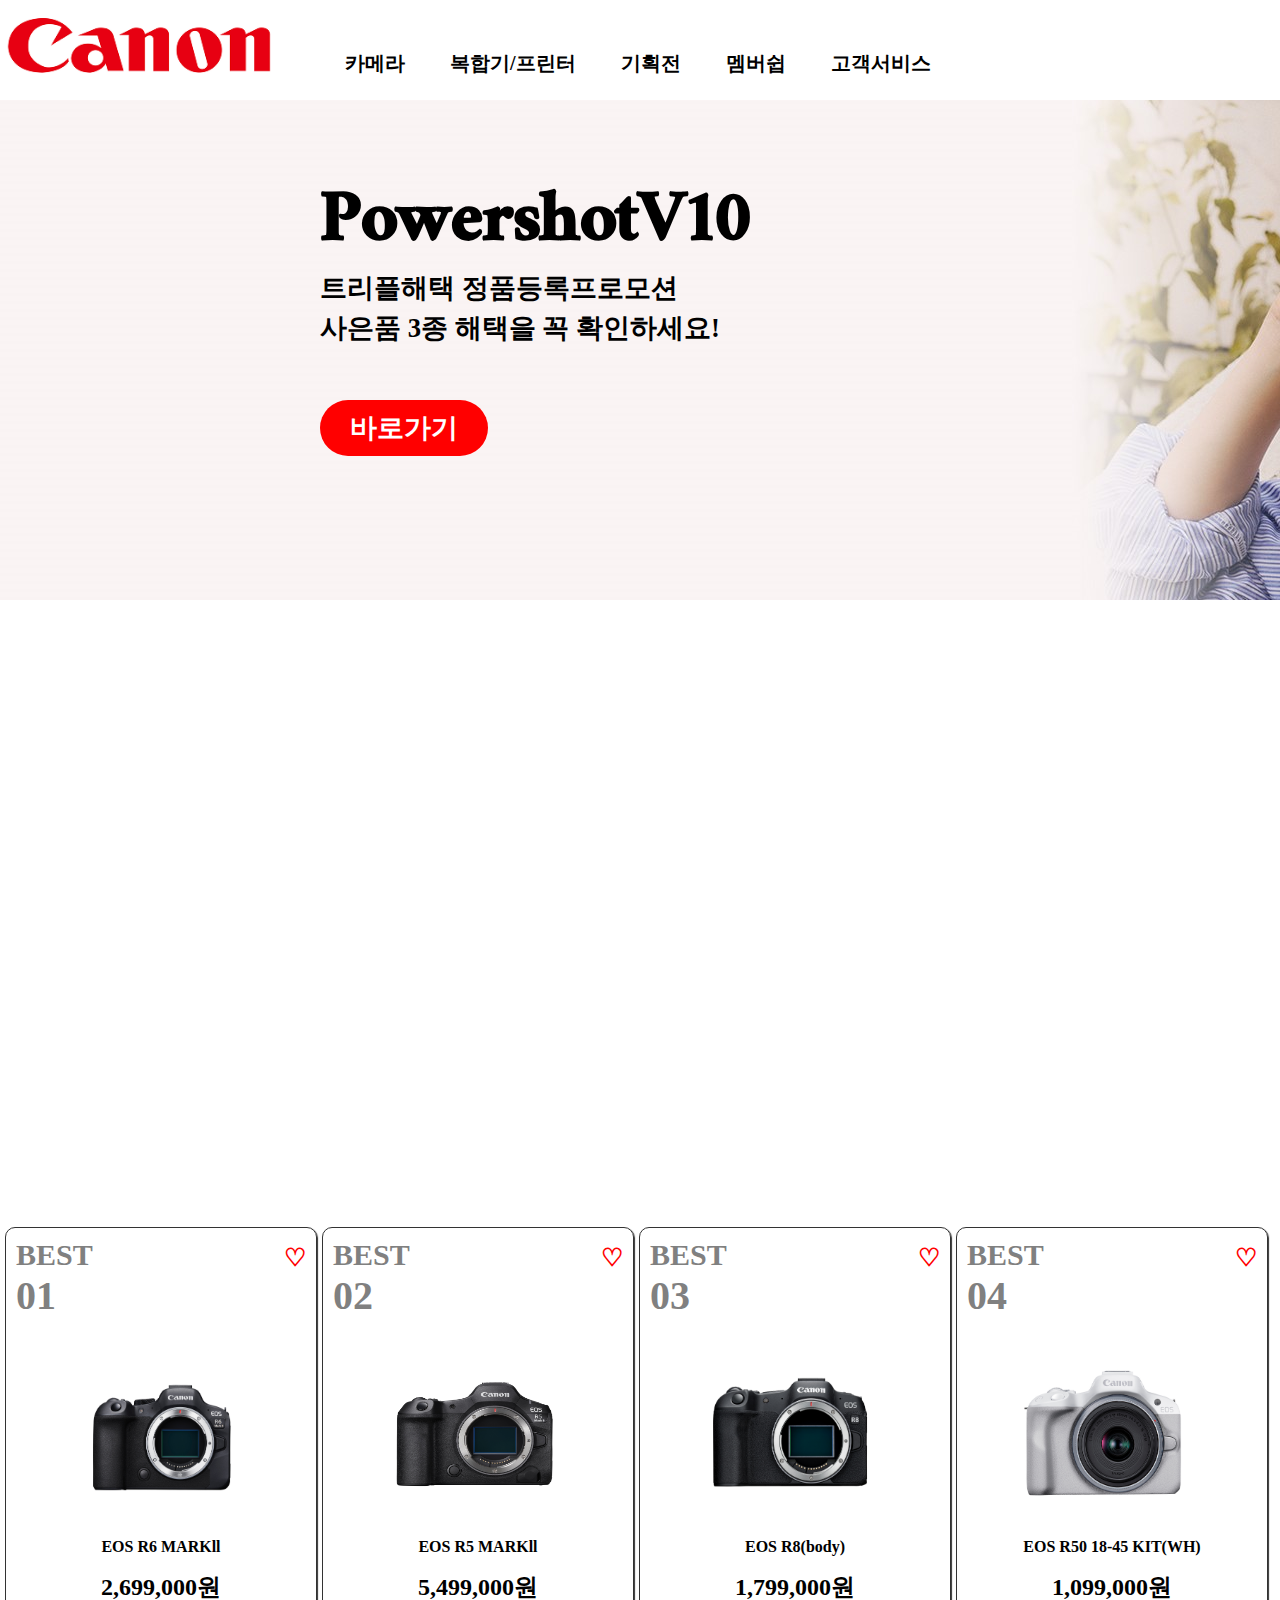
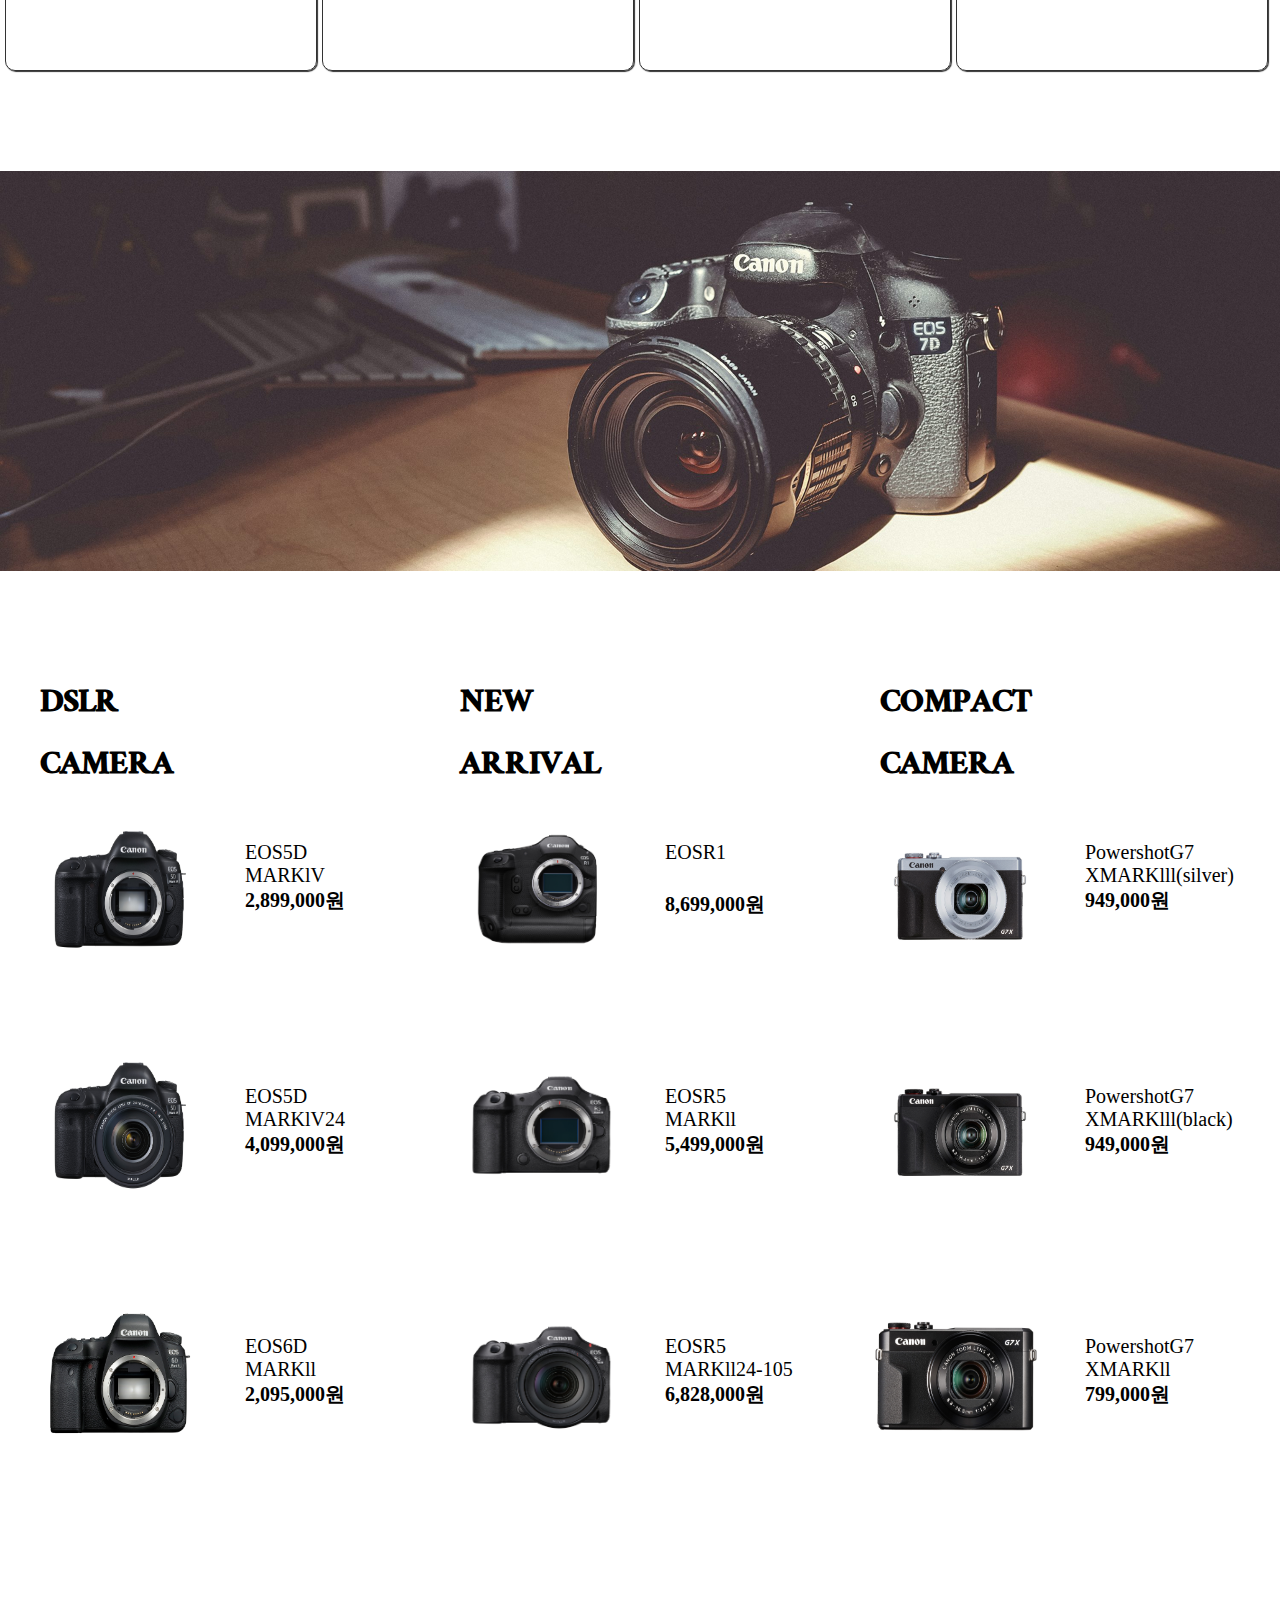
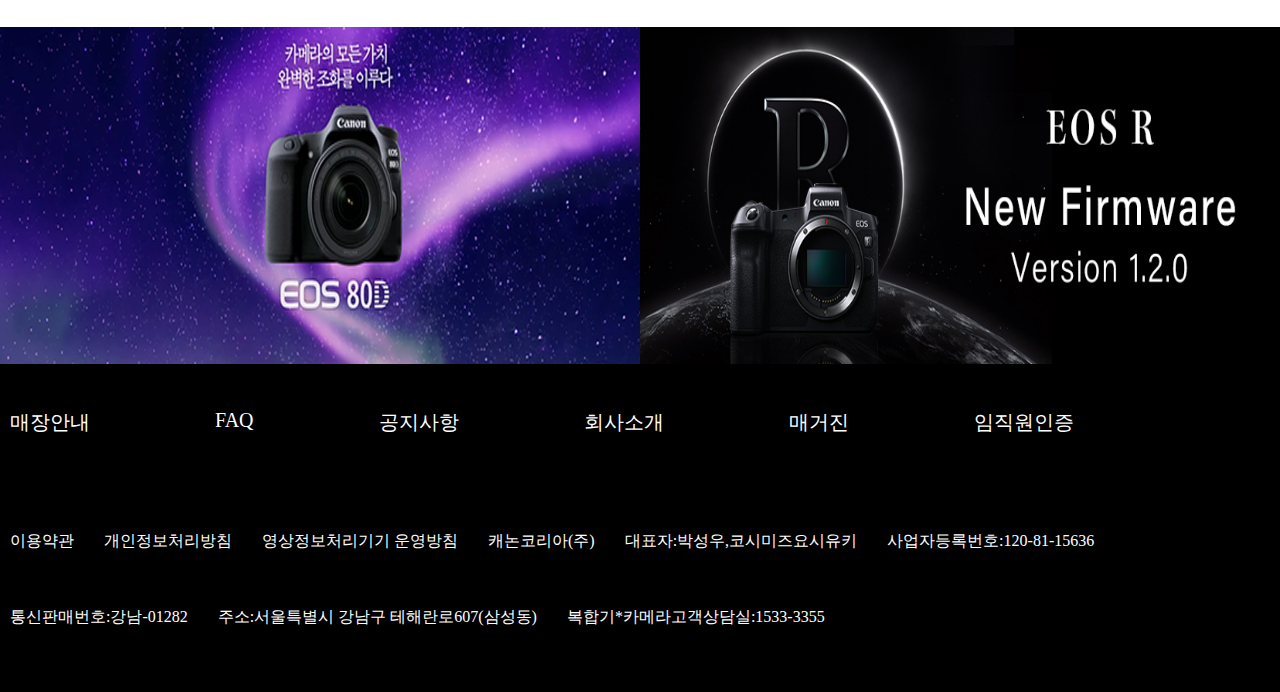
<file: index.html>
<!DOCTYPE html>
<html lang="en">

<head>

    <meta charset="UTF-8">
    <meta name="viewport" content="width=device-width, initial-scale=1.0">
    <title>캐논 카메라</title>

    <link rel="preconnect" href="https://fonts.googleapis.com">
    <link rel="preconnect" href="https://fonts.gstatic.com" crossorigin>
    <link href="https://fonts.googleapis.com/css2?family=Ramaraja&display=swap" rel="stylesheet">

    <link rel="stylesheet" href="css/common.css">
    <link rel="stylesheet" href="css/style.css">

    <!-- Google tag (gtag.js) -->
    <script async src="https://www.googletagmanager.com/gtag/js?id=G-0MZEXE9PCR"></script>
    <script>
    window.dataLayer = window.dataLayer || [];
    function gtag(){dataLayer.push(arguments);}
    gtag('js', new Date());

    gtag('config', 'G-0MZEXE9PCR');
</script>

</head>


<body>
    <header>

        <div id="logo"><a href="index.html"><img src="img/Cannonlog.png" alt="로고"></a>
            <nav>
                <ul>
                    <li><a href="sub.html">카메라</a></li>
                    <li><a href="#">복합기/프린터</a></li>
                    <li><a href="#">기획전</a></li>
                    <li><a href="#">멤버쉽</a></li>
                    <li><a href="#">고객서비스</a></li>
                </ul>
            </nav>
        </div>

    </header>
    <!-- 상단 메인 여자 사진 -->
    <div id="slider">




        <div class="sliderbox">
            <h1>PowershotV10</h1>
            <h3>트리플해택 정품등록프로모션</h3>
            <h5>사은품 3종 해택을 꼭 확인하세요!</h5>
            <a href="#">
                <h4>바로가기</h4>
            </a>
        </div>

    </div>
    <!-- 보조 1,2 -->
    <div id="little">
        <iframe width="1280" height="427" src="https://www.youtube.com/embed/BaMwb5mZMLY?autoplay=1&mute=1"
            title="2025 Canon Masters: 캐논으로 보고, 캐논으로 보여주다" style="border: none;"
            allow="accelerometer; autoplay; clipboard-write; encrypted-media; gyroscope; picture-in-picture; web-share"
            referrerpolicy="strict-origin-when-cross-origin" allowfullscreen>
        </iframe>

    </div>
    <!-- 베스트 4제품 -->
    <div id="best">
        <div>
            <h3>♡</h3>
            <p>BEST <br> <span>01</span></p>


            <a href="sub.html"><img src="img/베스트1.jpg" alt="best1">
                <h4 style="text-align: center;">EOS R6 MARKll</h4>
                <h2 style="text-align: center;">2,699,000원</h2>
            </a>

        </div>
        <div>
            <h3>♡</h3>
            <p>BEST <br> <span>02</span></p>


            <a href="#"><img src="img/베스트2.jpg" alt="best2">
                <h4 style="text-align: center;">EOS R5 MARKll</h4>
                <h2 style="text-align: center;">5,499,000원</h2>
            </a>
        </div>
        <div>
            <h3>♡</h3>
            <p>BEST <br> <span>03</span></p>


            <a href="#"><img src="img/베스트3.jpg" alt="best3">
                <h4 style="text-align: center;">EOS R8(body)</h4>
                <h2 style="text-align: center;">1,799,000원</h2>
            </a>
        </div>
        <div>
            <h3>♡</h3>
            <p>BEST <br> <span>04</span></p>


            <a href="#"><img src="img/베스트4.jpg" alt="best4">
                <h4 style="text-align: center;">EOS R50 18-45 KIT(WH)</h4>
                <h2 style="text-align: center;">1,099,000원</h2>
            </a>
        </div>
    </div>



    <div id="slider2">
        <img src="img/메인2.png" alt="메인2">
    </div>

    <section>
        <!-- 첫번째 사각 -->
        <div class="camera">

            <h3>DSLR<br>CAMERA</h3>
            <a href="#">
                <img src="img/DSLR1.jpg" alt="MARKlV">
                <p>EOS5D <br>
                    MARKlV<br>
                    <span>2,899,000원</span>
                </p>
            </a>

        </div>

        <!-- 두번째 사각 -->
        <div class="camera">
            <h3>NEW <br> ARRIVAL</h3>
            <a href="#">
                <img src="img/신상1.jpg" alt="EOSR1">
                <p>EOSR1<br>
                    　<br>
                    <span>8,699,000원</span>
                </p>
            </a>

        </div>
        <!-- 세번째 사각 -->
        <div class="camera">
            <h3>COMPACT <br> CAMERA</h3>
            <a href="#">
                <img src="img/컴팩트3.jpg" alt="pwoershotG7 silver">
                <p>PowershotG7<br>
                    XMARKlll(silver)<br>
                    <span>949,000원</span>
                </p>
            </a>
        </div>
        <!-- 네번째 사각 -->
        <div class="camera2">
            <a href="#">
                <img src="img/DSLR2.jpg" alt="EOS5D MARKlV24">
                <p>EOS5D<br>
                    MARKlV24<br>
                    <span>4,099,000원</span>
                </p>
            </a>
        </div>

        <!-- 다섯째 사각 -->
        <div class="camera2">
            <a href="#">
                <img src="img/신상2.jpg" alt="EOS5D MARKlV24">
                <p>EOSR5<br>
                    MARKll<br>
                    <span>5,499,000원</span>
                </p>
            </a>
        </div>
        <!-- 여섯째 사각 -->
        <div class="camera2">
            <a href="#">
                <img src="img/컴팩트2.jpg" alt="PowershotG7 black">
                <p>PowershotG7<br>
                    XMARKlll(black)<br>
                    <span>949,000원</span>
                </p>
            </a>
        </div>
        <!-- 일곱째 사각 -->
        <div class="camera3">
            <a href="#">
                <img src="img/DSLR3.jpg" alt="EOS6D MARKll">
                <p>EOS6D<br>
                    MARKll<br>
                    <span>2,095,000원</span>
                </p>
            </a>
        </div>
        <!-- 여덟째 사각 -->
        <div class="camera3">
            <a href="#">
                <img src="img/신상3.jpg" alt="EOSR5 MARKll24-105">
                <p>EOSR5<br>
                    MARKll24-105<br>
                    <span>6,828,000원</span>
                </p>
            </a>
        </div>
        <!-- 아홉째 사각 -->
        <div class="camera3">
            <a href="#">
                <img src="img/컴팩트1.jpg" alt="PowershotG7 MARKll">
                <p>PowershotG7<br>
                    XMARKll<br>
                    <span>799,000원</span>
                </p>
            </a>
        </div>


    </section>







    <div id="loww">
        <img src="img/footer1.png" alt="EOS picture1">
        <img src="img/보조1.jpg" alt="EOS picture2">

    </div>

    <footer>
        <div class="box">

            <ul>
                <li><a href="#"><span>매장안내</span></a></li>
                <li><a href="#"><span>FAQ</span></a></li>
                <li><a href="#"><span>공지사항</span></a></li>
                <li><a href="#"><span>회사소개</span></a></li>
                <li><a href="#"><span>매거진</span></a></li>
                <li><a href="#"><span>임직원인증</span></a></li>
            </ul>

            <ul>

                <li><a href="#">이용약관</a></li>
                <li><a href="#">개인정보처리방침</a></li>
                <li><a href="#">영상정보처리기기 운영방침</a></li>
                <li><a href="#">캐논코리아(주)</a></li>
                <li><a href="#">대표자:박성우,코시미즈요시유키</a></li>
                <li><a href="#">사업자등록번호:120-81-15636</a></li>
                <li><a href="#">통신판매번호:강남-01282</a></li>
                <li><a href="#">주소:서울특별시 강남구 테해란로607(삼성동)</a></li>
                <li><a href="#">복합기*카메라고객상담실:1533-3355</a></li>


            </ul>
        </div>
    </footer>



</body>

</html>
</file>
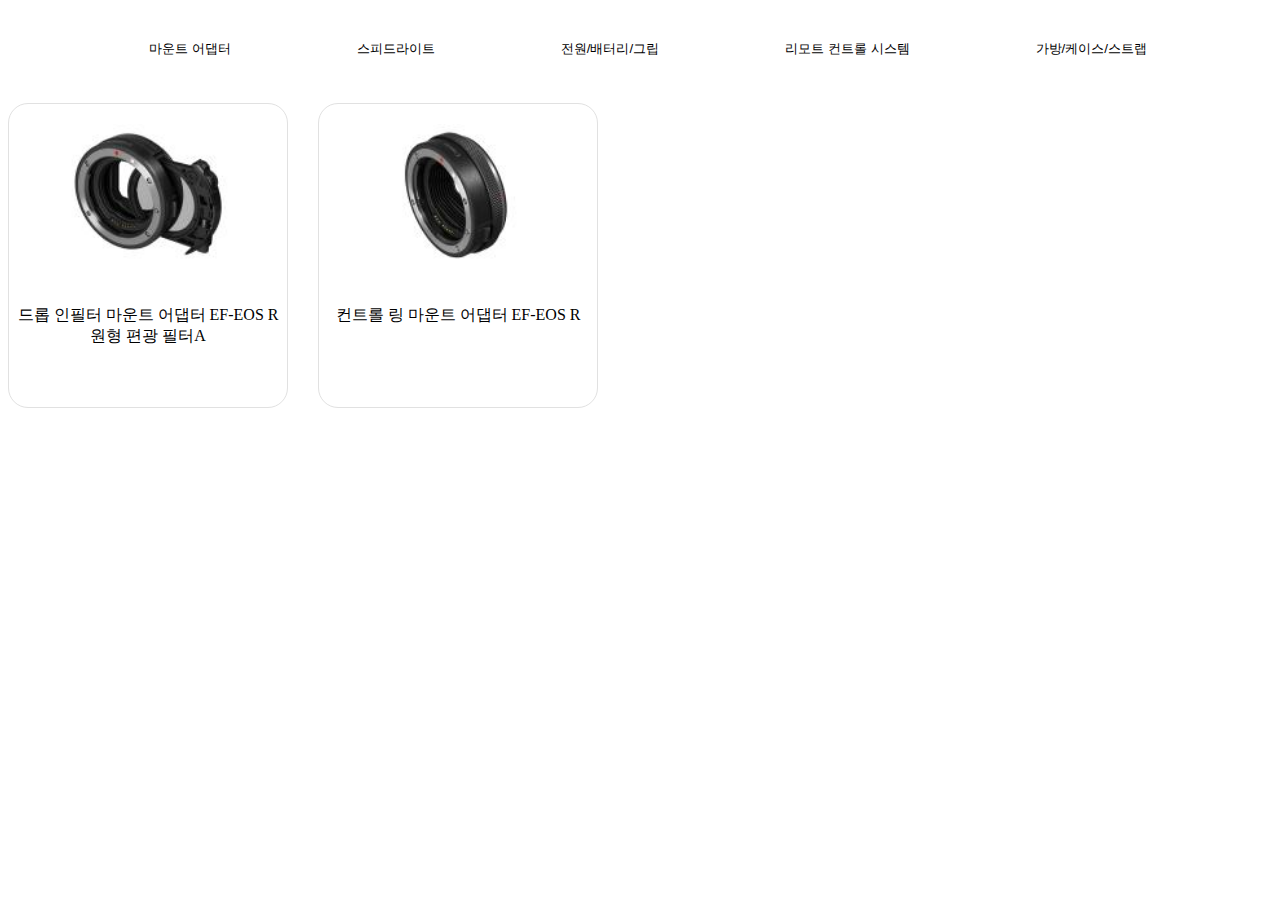
<file: dasdasd.html>
<!DOCTYPE html>
<html lang="en">

<head>
    <meta charset="UTF-8">
    <meta name="viewport" content="width=device-width, initial-scale=1.0">
    <title>Document</title>

    <style>
        .tap3{width: 1300px; height: 410px; margin: 0 auto; }
        .mhead{width: 100%; float: right;}
        .mhead ul li{float: left; list-style: none; margin: 15px; }
        .mhead button{border: 0px; background-color: white;  margin-left: 80px;}
        .acbox1{width: 280px; height: 305px; box-sizing: border-box; border: 1px solid #e1e1e1;
            border-radius: 20px; text-align: center; float: left; margin-top: 10px; margin-right: 30px;}
        .acbox2{width: 280px; height: 305px; box-sizing: border-box; border: 1px solid #e1e1e1;
            border-radius: 20px; text-align: center; float: left; margin-top: 10px; margin-right: 30px;}    
        .acbox1 img{width: 70%; height: auto; margin-bottom: 20px; margin-top: 20px; }
        .acbox2 img{width: 70%; height: auto; margin-bottom: 20px; margin-top: 20px; }

        .v2{width: 100%; height: 400px; float: left; }
        .v3{width: 100%; height: 400px; float: left; display: none;}
        .v4{width: 100%; height: 400px; float: left; display: none;}
        .v5{width: 100%; height: 400px; float: left; display: none;}
        .v6{width: 100%; height: 400px; float: left; display: none;}
    </style>

<script src="https://ajax.googleapis.com/ajax/libs/jquery/3.7.1/jquery.min.js"></script>

<script>
    $(document).ready(function(){
        $("button:nth-of-type(1)").click(function(){
            $(".v2").fadeIn();
            $(".v3").hide();
            $(".v4").hide();
            $(".v5").hide();
            $(".v6").hide();
        });
        $("button:nth-of-type(2)").click(function(){
            $(".v3").fadeIn();
            $(".v2").hide();
            $(".v4").hide();
            $(".v5").hide();
            $(".v6").hide();
        });
        $("button:nth-of-type(3)").click(function(){
            $(".v4").fadeIn();
           
            $(".v2").hide();
            $(".v3").hide();
            $(".v5").hide();
            $(".v6").hide();
        });
        $("button:nth-of-type(4)").click(function(){
            $(".v5").fadeIn();
            
            $(".v2").hide();
            $(".v3").hide();
            $(".v4").hide();
            $(".v6").hide();
        });
        $("button:nth-of-type(5)").click(function(){
            $(".v6").fadeIn();
            $(".v2").hide();
            $(".v3").hide();
            $(".v4").hide();
            $(".v5").hide();
        });
    });
</script>
</head>

<body>
    <div class="tap3">
        <div class="mhead">
            <ul>
                <button><li>마운트 어댑터</li></button>
                <button><li>스피드라이트</li></button>
                <button><li>전원/배터리/그립</li></button>
                <button><li>리모트 컨트롤 시스템</li></button>
                <button><li>가방/케이스/스트랩</li></button>
            </ul>
        </div>

        <div class="v2">
            <div class="acbox1">
            <img src="subimg/마운트악세사리1.jpg" alt="mount1">
            <p>드롭 인필터 마운트 어댑터 EF-EOS R 원형 편광 필터A</p>
            </div>
            <div class="acbox1">
            <img src="subimg/마운트악세사리2.jpg" alt="mount2">
            <p>컨트롤 링 마운트 어댑터 EF-EOS R</p>
            </div>
        </div>

        <div class="v3">
            <div class="acbox1">
                <img src="subimg/스피드라이트1.jpg" alt="speed1">
            <p>MR-14EX ll</p>
            </div>

            <div class="acbox1">
                <img src="subimg/스피드라이트2.jpg" alt="speed2">
            <p>MT-26EX-RT</p>
            </div>

            <div class="acbox1">
                <img src="subimg/스피드라이트3.jpg" alt="speed3">
            <p>OC-E4A</p>
            </div>

            <div class="acbox1">
                <img src="subimg/스피드라이트4.jpg" alt="speed4">
            <p>SPEEDLITE EL-1</p>
            </div>
            
        </div>

        <div class="v4">
            <div class="acbox1">
            <img src="subimg/전원베터리그립1.jpg" alt="grip1">
            <p>AC-E6N</p>
            </div>
            
            <div class="acbox2">
                <img src="subimg/전원베터리그립2.jpg" alt="grip2">
                <p>BG-R20</p>
            </div>

            <div class="acbox1">
                <img src="subimg/전원베터리그립3.jpg" alt="grip3">
                <p>BG-R20EP</p>
            </div>

            <div class="acbox2">
                <img src="subimg/전원베터리그립4.jpg" alt="grip4">
                <p>DR-E6</p>
            </div>
        </div>

        <div class="v5">
            <div class="acbox2">
                <img src="subimg/리모트컨트롤1.jpg" alt="con1">
                <p>BR-E1</p>
            </div>

            <div class="acbox2">
                <img src="subimg/리모트컨트롤2.jpg" alt="con2">
                <p>RA-E3</p>
            </div>

            <div class="acbox1">
                <img src="subimg/리모트컨트롤3.jpg" alt="con3">
                <p>RS-60E3</p>
            </div>

            <div class="acbox1">
                <img src="subimg/리모트컨트롤4.jpg" alt="con4">
                <p>TC-80N3</p>

            </div>

        </div>

        <div class="v6">
            <div class="acbox2">
                <img src="subimg/기능확장시스템1.jpg" alt="sys1">
                <p>DE-E1</p>
            </div>

            <div class="acbox1">
                <img src="subimg/기능확장시스템2.jpg" alt="sys2">
                <p>DE-E100</p>
            </div>

            <div class="acbox1">
                <img src="subimg/기능확장시스템3.jpg" alt="sys3">
                <p>DM-E1D</p>
            </div>

            <div class="acbox1">
                <img src="subimg/기능확장시스템4.jpg" alt="sys4">
                <p>GPS RECEIVER GP-E2</p>
            </div>
        </div>

    </div>
</body>

</html>
</file>
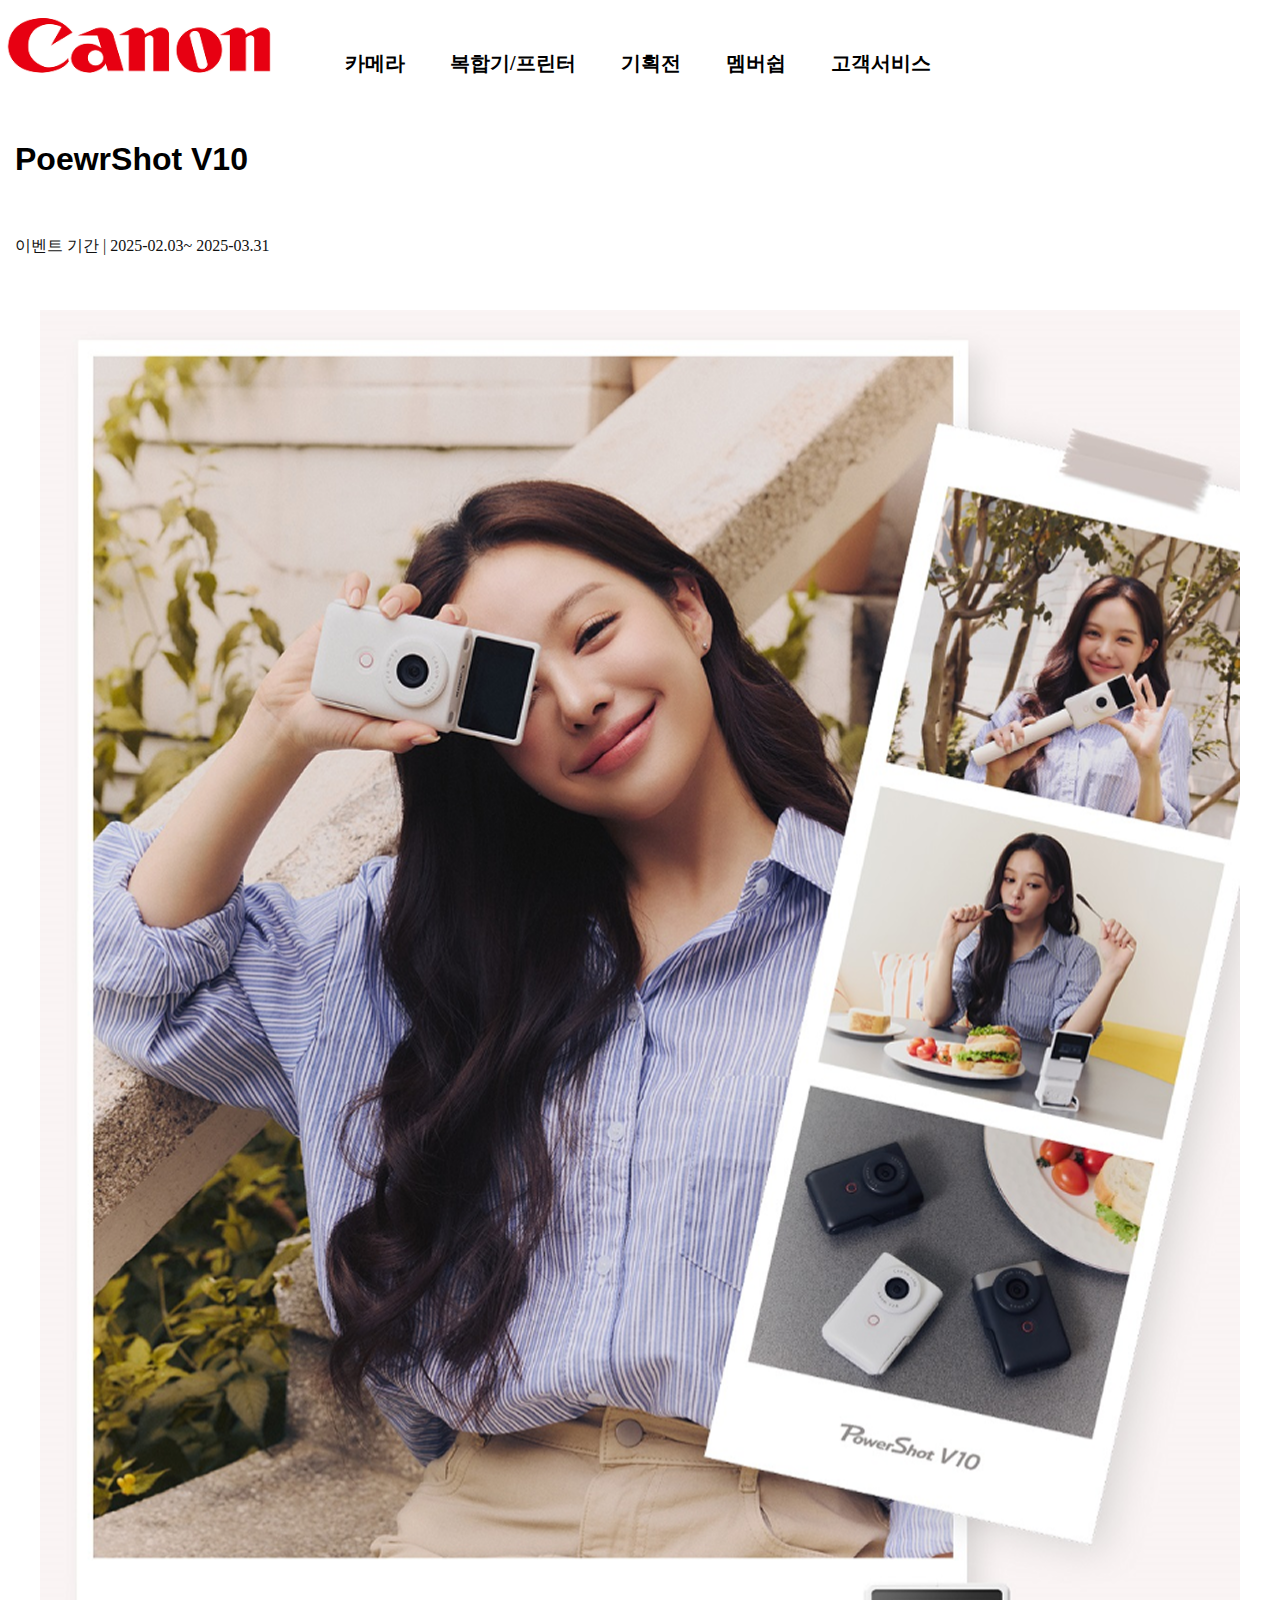
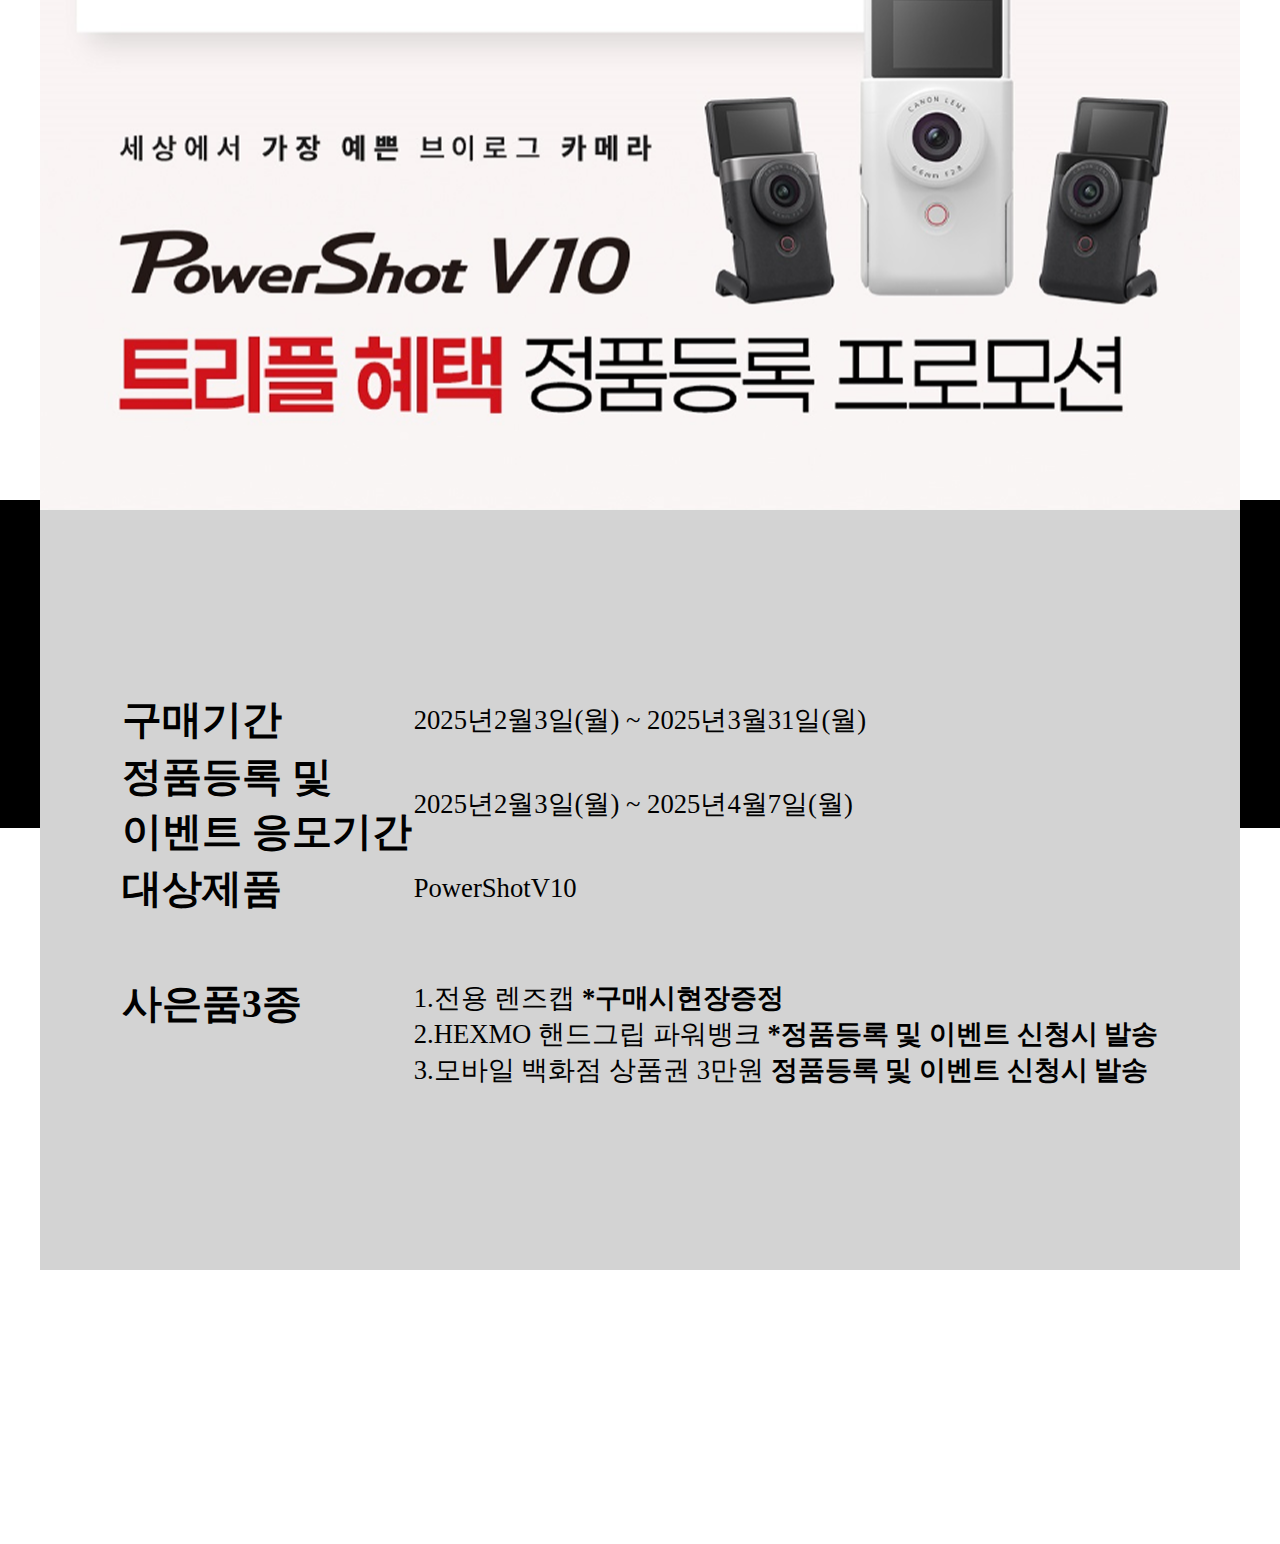
<file: promotion.html>
<!DOCTYPE html>
<html lang="en">
<head>
    <meta charset="UTF-8">
    <meta name="viewport" content="width=device-width, initial-scale=1.0">
    <title>Document</title>

    <link rel="stylesheet" href="common.css">
    <link rel="stylesheet" href="style.css">
    <style>

        .text{width: 1250px; height: 200px;margin: 0 auto;}
        .text h1{float: left; margin:40px 90px 0 0px;}
        .text p {margin-top: 100px; color:#111111} 


        section{width: 1200px; height: 1800px; margin: 0 auto;}
        section img{width: 1200px; height: 1800px;}

        #section1{margin: 0 auto; width: 1200px; height: 760px; background-color: lightgray;
        display: flex; justify-content: center; align-items: center; text-align: left;}
        #section1 th{font-size: 30pt; }
        #section1 td{font-size: 20pt;}
        



        
        
        
    </style>

</head>
<body>
    <header>
        
        <div id="logo"><img src="img/Cannonlog.png" alt="로고">
            <nav>
                <ul>
                    <li><a href="#">카메라</a></li>
                    <li><a href="#">복합기/프린터</a></li>
                    <li><a href="#">기획전</a></li>
                    <li><a href="#">멤버쉽</a></li>
                    <li><a href="#">고객서비스</a></li>
                </ul>
            </nav>
        </div>

    </header>
    <div class="text">
    <h1>PoewrShot V10</h1> <br><br>
    <p>이벤트 기간 | 2025-02.03~ 2025-03.31</p>
    </div>
    <section>
        <img src="subimg/서브페이지메인.png" alt="서브페이지메인">
        <div id="section1">
            <table>
                <tr>
                    <th rowspan="1">구매기간</th>
                    <td>2025년2월3일(월) ~ 2025년3월31일(월)</td>
                </tr>
                <tr>
                    <th>정품등록 및 <br>이벤트 응모기간</th>
                    <td>2025년2월3일(월) ~ 2025년4월7일(월)</td>
                </tr>
                <tr>
                    <th>대상제품</th>
                    <td>PowerShotV10</td>
                </tr>
                <tr>
                    <th>사은품3종</th>
                    <td><br><br> 1.전용 렌즈캡 <span>*구매시현장증정</span><br>
                        2.HEXMO 핸드그립 파워뱅크 <span>*정품등록 및 이벤트 신청시 발송</span><br>
                        3.모바일 백화점 상품권 3만원 <span>정품등록 및 이벤트 신청시 발송</span>
                    </td>
                </tr>
            </table>

        </div>
    </section>




    <footer>
        <div class="box">
    
        <ul>
            <li><a href="#"><span>매장안내</span></a></li>
            <li><a href="#"><span>FAQ</span></a></li>
            <li><a href="#"><span>공지사항</span></a></li>
            <li><a href="#"><span>회사소개</span></a></li>
            <li><a href="#"><span>매거진</span></a></li>
            <li><a href="#"><span>임직원인증</span></a></li>
        </ul>
        
        <ul>
            
            <li><a href="#">이용약관</a></li>
            <li><a href="#">개인정보처리방침</a></li>
            <li><a href="#">영상정보처리기기 운영방침</a></li>
            <li><a href="#">캐논코리아(주)</a></li>
            <li><a href="#">대표자:박성우,코시미즈요시유키</a></li>
            <li><a href="#">사업자등록번호:120-81-15636</a></li>
            <li><a href="#">통신판매번호:강남-01282</a></li>
            <li><a href="#">주소:서울특별시 강남구 테해란로607(삼성동)</a></li>
            <li><a href="#">복합기*카메라고객상담실:1533-3355</a></li>
            
            
        </ul>
        </div>
    </footer>
</body>
</html>
</file>
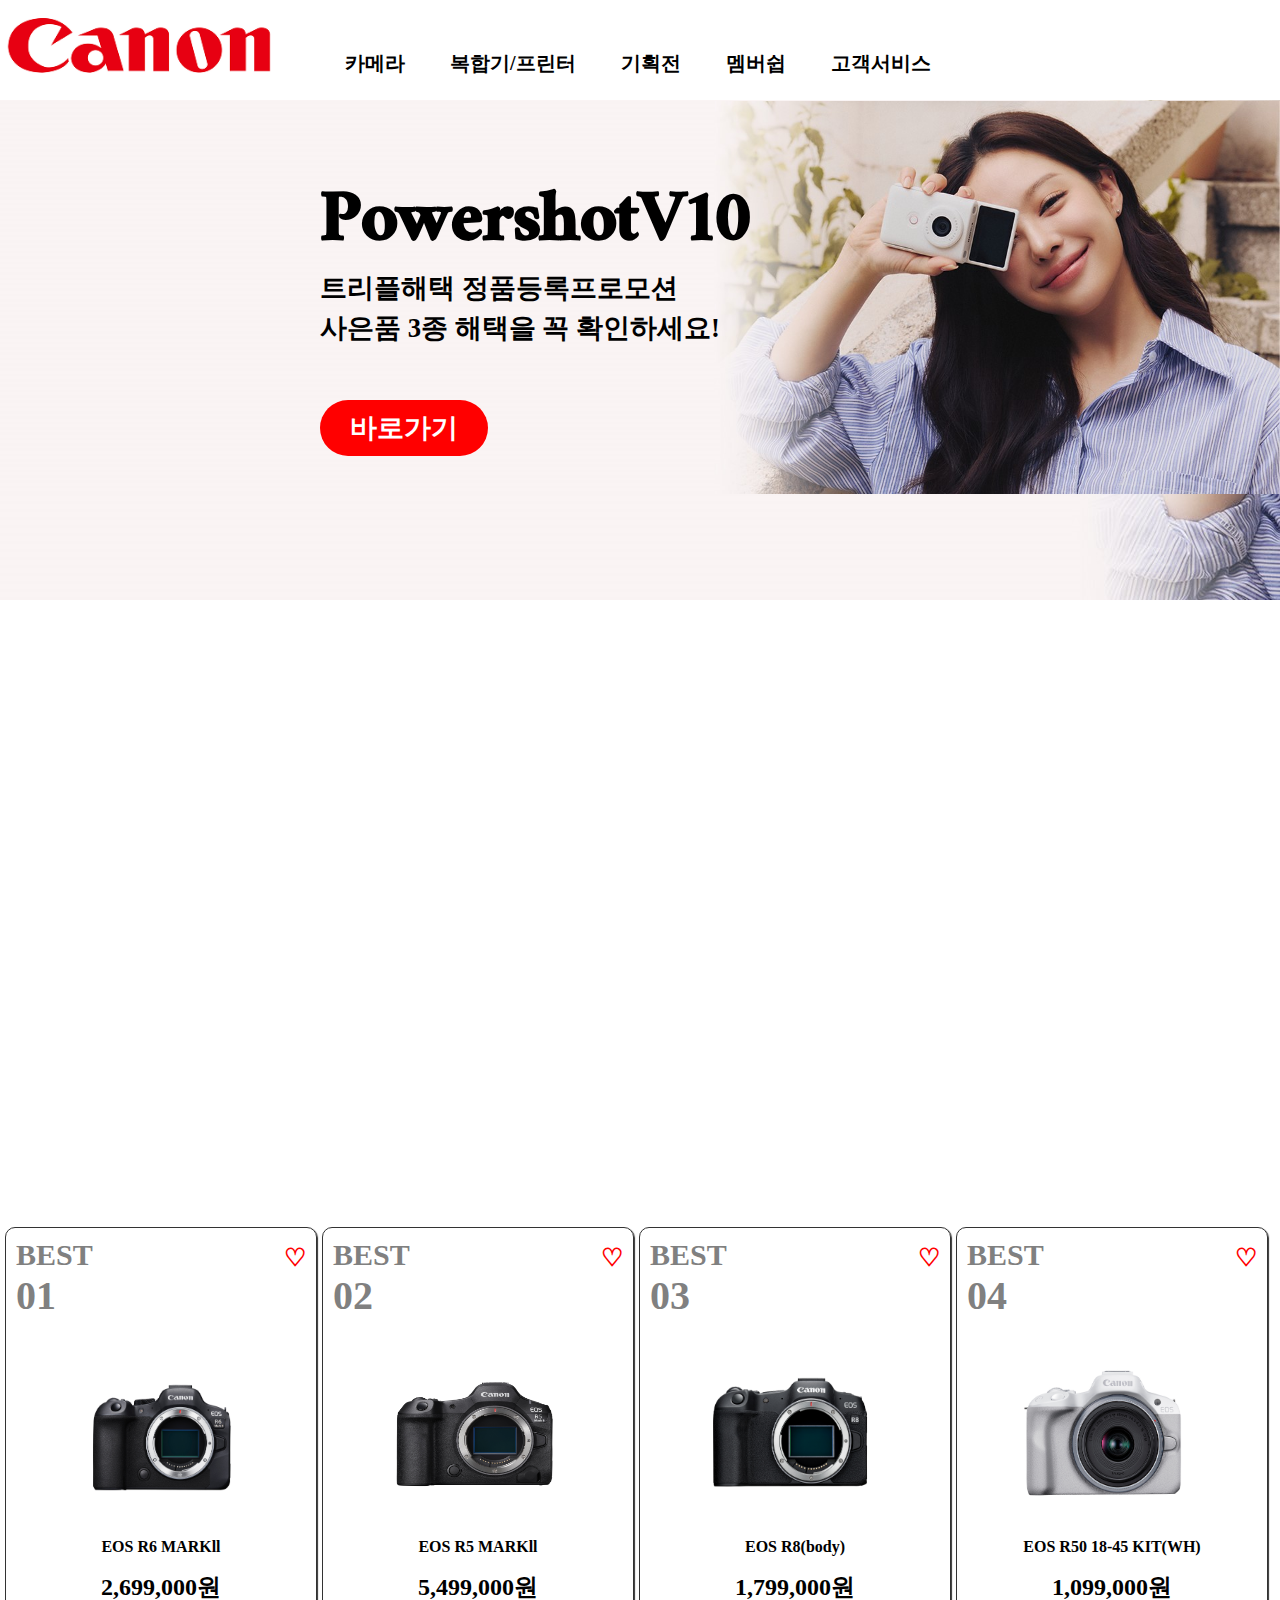
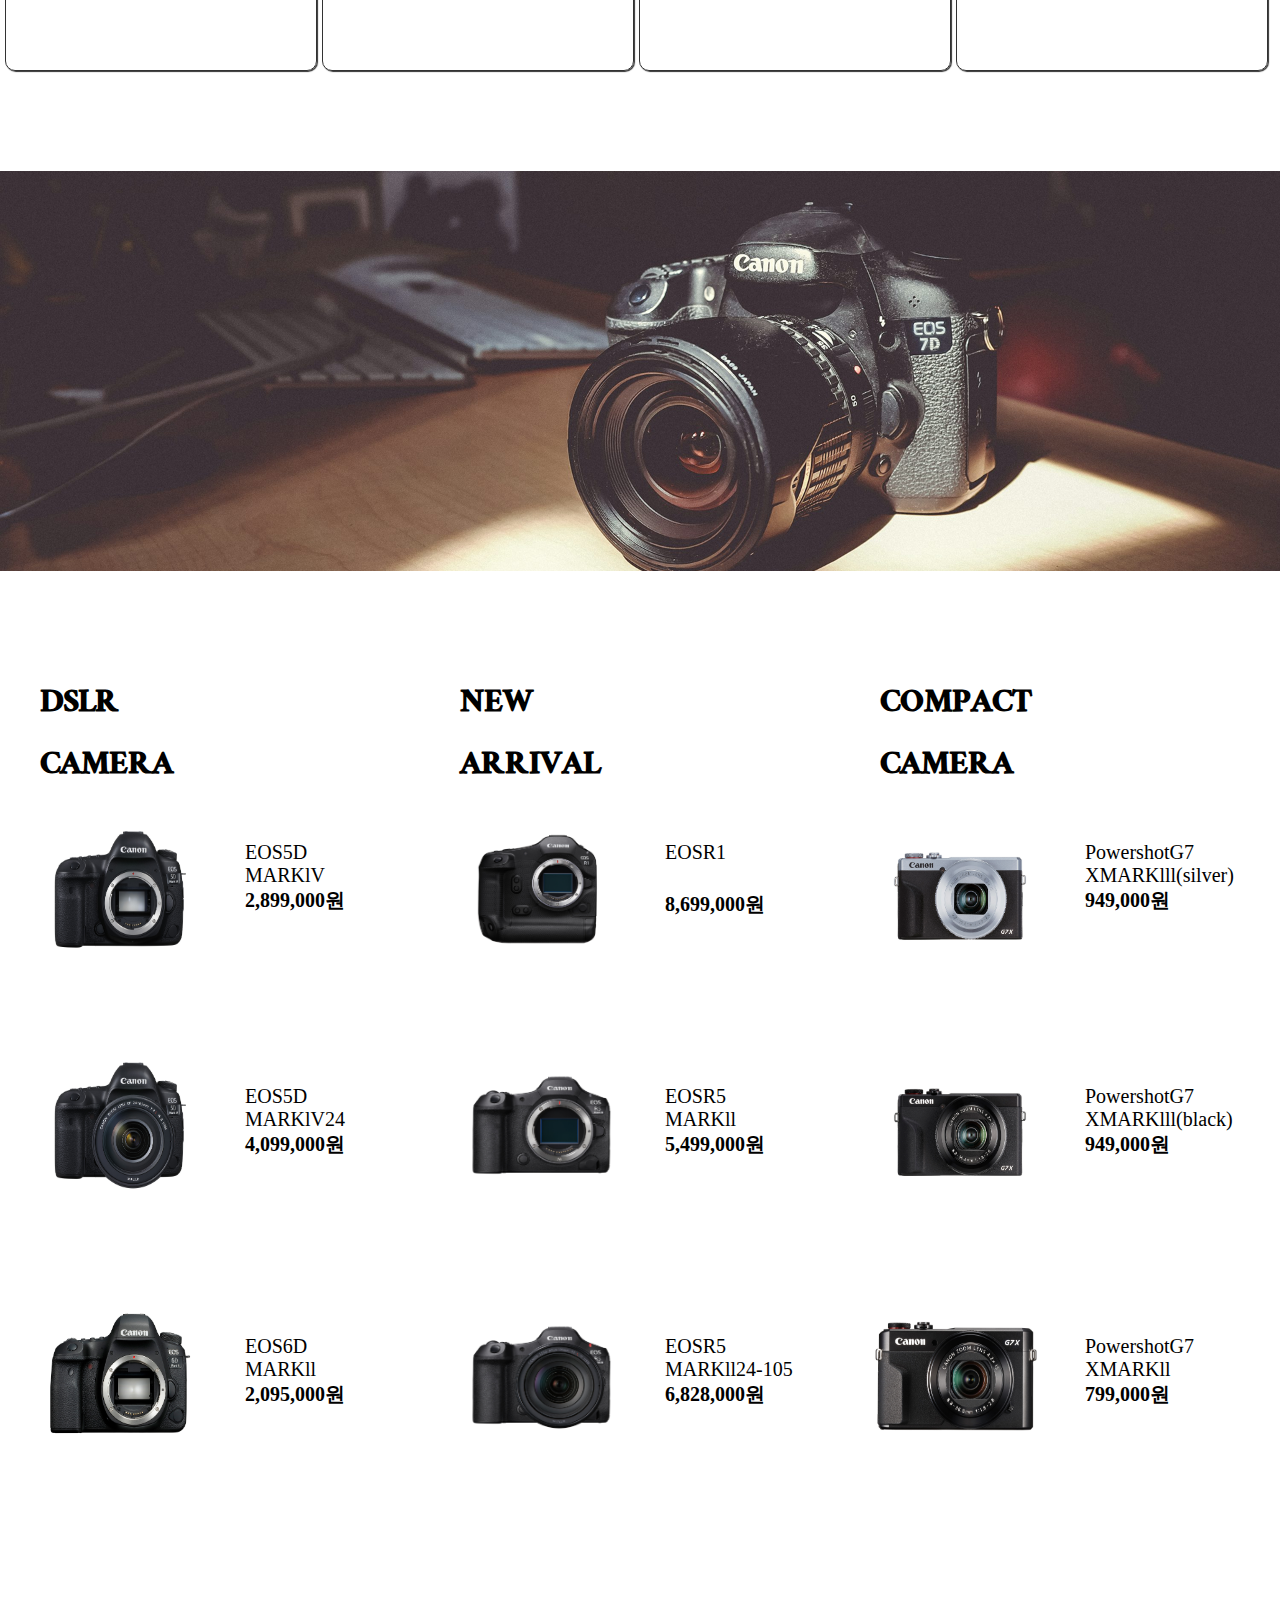
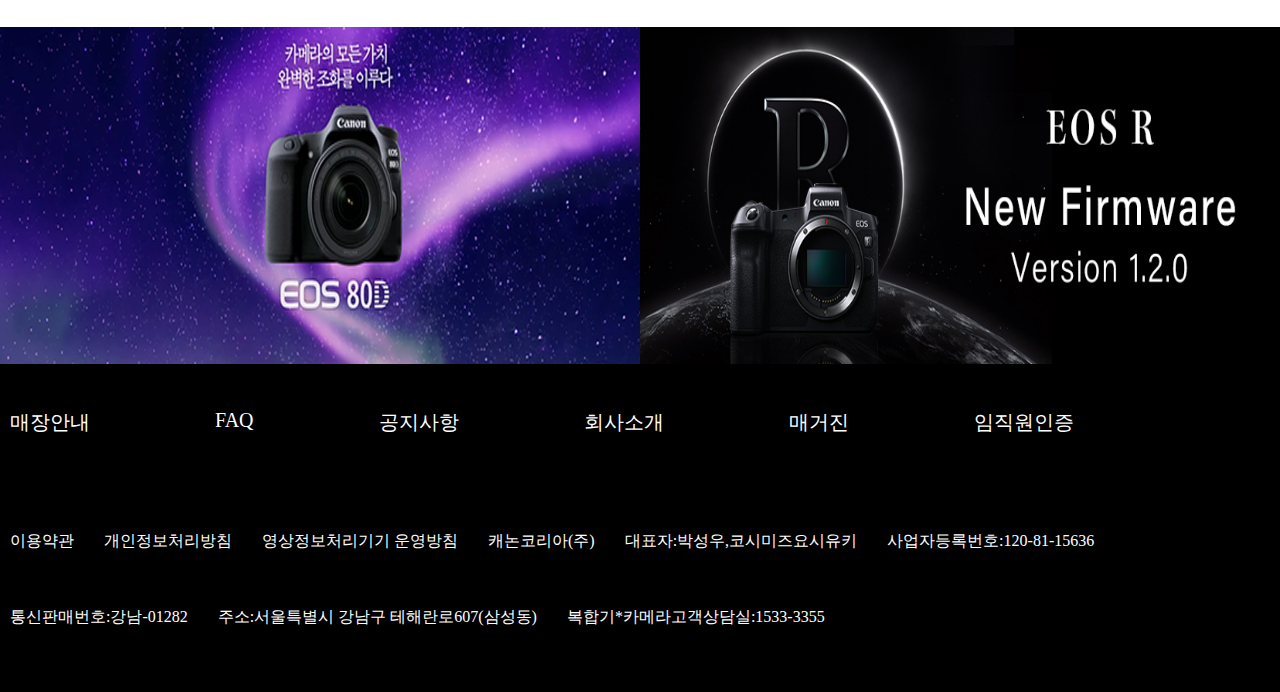
<file: z-index.html>
<!DOCTYPE html>
<html lang="en">

<head>
    
    <meta charset="UTF-8">
    <meta name="viewport" content="width=device-width, initial-scale=1.0">
    <title>캐논 카메라</title>
    
    <link rel="preconnect" href="https://fonts.googleapis.com">
    <link rel="preconnect" href="https://fonts.gstatic.com" crossorigin>
    <link href="https://fonts.googleapis.com/css2?family=Ramaraja&display=swap" rel="stylesheet">

    <link rel="stylesheet" href="css/common.css">
    <link rel="stylesheet" href="css/style.css">
    
</head>


<body>
    <header>
        
        <div id="logo"><img src="img/Cannonlog.png" alt="로고">
            <nav>
                <ul>
                    <li><a href="#">카메라</a></li>
                    <li><a href="#">복합기/프린터</a></li>
                    <li><a href="#">기획전</a></li>
                    <li><a href="#">멤버쉽</a></li>
                    <li><a href="#">고객서비스</a></li>
                </ul>
            </nav>
        </div>

    </header>
    <!-- 상단 메인 여자 사진 -->
    <div id="slider">
        
        
           
        <img src="img/메인여자.jpg" alt="메인사진">
        <h1>PowershotV10</h1>
        <h3>트리플해택 정품등록프로모션</h3>
        <h5>사은품 3종 해택을 꼭 확인하세요!</h5>
        <a href="#"><h4>바로가기</h4></a>


    </div> 
    <!-- 보조 1,2 -->
    <div id="little">
        <iframe width="1280" height="427" src="https://www.youtube.com/embed/BaMwb5mZMLY?autoplay=1&amp;mute1" title="2025 Canon Masters: 캐논으로 보고, 캐논으로 보여주다" frameborder="0" allow="accelerometer; autoplay; clipboard-write; encrypted-media; gyroscope; picture-in-picture; web-share" referrerpolicy="strict-origin-when-cross-origin" allowfullscreen></iframe>
    </div>
    <!-- 베스트 4제품 -->
    <div id="best">
        <div>
            <h3>♡</h3>
            <p>BEST <br> <span>01</span></p> 

            
            <a href="sub.html"><img src="img/베스트1.jpg" alt="best1">
            <h4 style="text-align: center;">EOS R6 MARKll</h4>
            <h2 style="text-align: center;">2,699,000원</h2>
            </a>
        
        </div>
        <div>
            <h3>♡</h3>
            <p>BEST <br> <span>02</span></p> 

            
            <a href="#"><img src="img/베스트2.jpg" alt="best2">
            <h4 style="text-align: center;">EOS R5 MARKll</h4>
            <h2 style="text-align: center;">5,499,000원</h2>
            </a>
        </div>
        <div>
            <h3>♡</h3>
            <p>BEST <br> <span>03</span></p> 

            
            <a href="#"><img src="img/베스트3.jpg" alt="best3">
            <h4 style="text-align: center;">EOS R8(body)</h4>
            <h2 style="text-align: center;">1,799,000원</h2>
            </a>
        </div>
        <div>
            <h3>♡</h3>
            <p>BEST <br> <span>04</span></p> 

            
            <a href="#"><img src="img/베스트4.jpg" alt="best4">
            <h4 style="text-align: center;">EOS R50 18-45 KIT(WH)</h4>
            <h2 style="text-align: center;">1,099,000원</h2>
            </a>
        </div>
    </div>



    <div id="slider2">
        <img src="img/메인2.png" alt="메인2">
    </div>

        <section>
            <!-- 첫번째 사각 -->
            <div class="camera">

                <h3>DSLR<br>CAMERA</h3>
                <a href="#">
                <img src="img/DSLR1.jpg" alt="MARKlV">
                <p>EOS5D <br>
                MARKlV<br>
                <span>2,899,000원</span></p>
                </a>

            </div>

            <!-- 두번째 사각 -->
            <div class="camera">
                <h3>NEW <br> ARRIVAL</h3>
                <a href="#">
                <img src="img/신상1.jpg" alt="EOSR1">
                <p>EOSR1<br>
                　<br>
                <span>8,699,000원</span></p>
                </a>
                
            </div>
            <!-- 세번째 사각 -->
            <div class="camera">
                <h3>COMPACT <br> CAMERA</h3>
                <a href="#">
                <img src="img/컴팩트3.jpg" alt="pwoershotG7 silver">
                <p>PowershotG7<br>
                XMARKlll(silver)<br>
                <span>949,000원</span></p>
                </a>
            </div>
            <!-- 네번째 사각 -->
            <div class="camera2">
                <a href="#">
                <img src="img/DSLR2.jpg" alt="EOS5D MARKlV24">
                <p>EOS5D<br>
                MARKlV24<br>
                <span>4,099,000원</span></p>
                </a>
            </div>

            <!-- 다섯째 사각 -->
            <div class="camera2">
                <a href="#">
                <img src="img/신상2.jpg" alt="EOS5D MARKlV24">
                <p>EOSR5<br>
                MARKll<br>
                <span>5,499,000원</span></p>
                </a>
            </div>
            <!-- 여섯째 사각 -->
            <div class="camera2">
                <a href="#">
                <img src="img/컴팩트2.jpg" alt="PowershotG7 black">
                <p>PowershotG7<br>
                    XMARKlll(black)<br>
                <span>949,000원</span></p>
                </a>
            </div>
            <!-- 일곱째 사각 -->
            <div class="camera3">
                <a href="#">
                <img src="img/DSLR3.jpg" alt="EOS6D MARKll">
                <p>EOS6D<br>
                    MARKll<br>
                <span>2,095,000원</span></p>
                </a>
            </div>
            <!-- 여덟째 사각 -->
            <div class="camera3">
                <a href="#">
                <img src="img/신상3.jpg" alt="EOSR5 MARKll24-105">
                <p>EOSR5<br>
                    MARKll24-105<br>
                <span>6,828,000원</span></p>
                </a>
            </div>
            <!-- 아홉째 사각 -->
            <div class="camera3">
                <a href="#">
                <img src="img/컴팩트1.jpg" alt="PowershotG7 MARKll">
                <p>PowershotG7<br>
                    XMARKll<br>
                <span>799,000원</span></p>
                </a>
            </div>


        </section>
        

        


    

    <div id="loww">
        <img src="img/footer1.png" alt="EOS picture1">
        <img src="img/보조1.jpg" alt="EOS picture2">
        
    </div>

    <footer>
        <div class="box">
    
        <ul>
            <li><a href="#"><span>매장안내</span></a></li>
            <li><a href="#"><span>FAQ</span></a></li>
            <li><a href="#"><span>공지사항</span></a></li>
            <li><a href="#"><span>회사소개</span></a></li>
            <li><a href="#"><span>매거진</span></a></li>
            <li><a href="#"><span>임직원인증</span></a></li>
        </ul>
        
        <ul>
            
            <li><a href="#">이용약관</a></li>
            <li><a href="#">개인정보처리방침</a></li>
            <li><a href="#">영상정보처리기기 운영방침</a></li>
            <li><a href="#">캐논코리아(주)</a></li>
            <li><a href="#">대표자:박성우,코시미즈요시유키</a></li>
            <li><a href="#">사업자등록번호:120-81-15636</a></li>
            <li><a href="#">통신판매번호:강남-01282</a></li>
            <li><a href="#">주소:서울특별시 강남구 테해란로607(삼성동)</a></li>
            <li><a href="#">복합기*카메라고객상담실:1533-3355</a></li>
            
            
        </ul>
        </div>
    </footer>



</body>

</html>
</file>
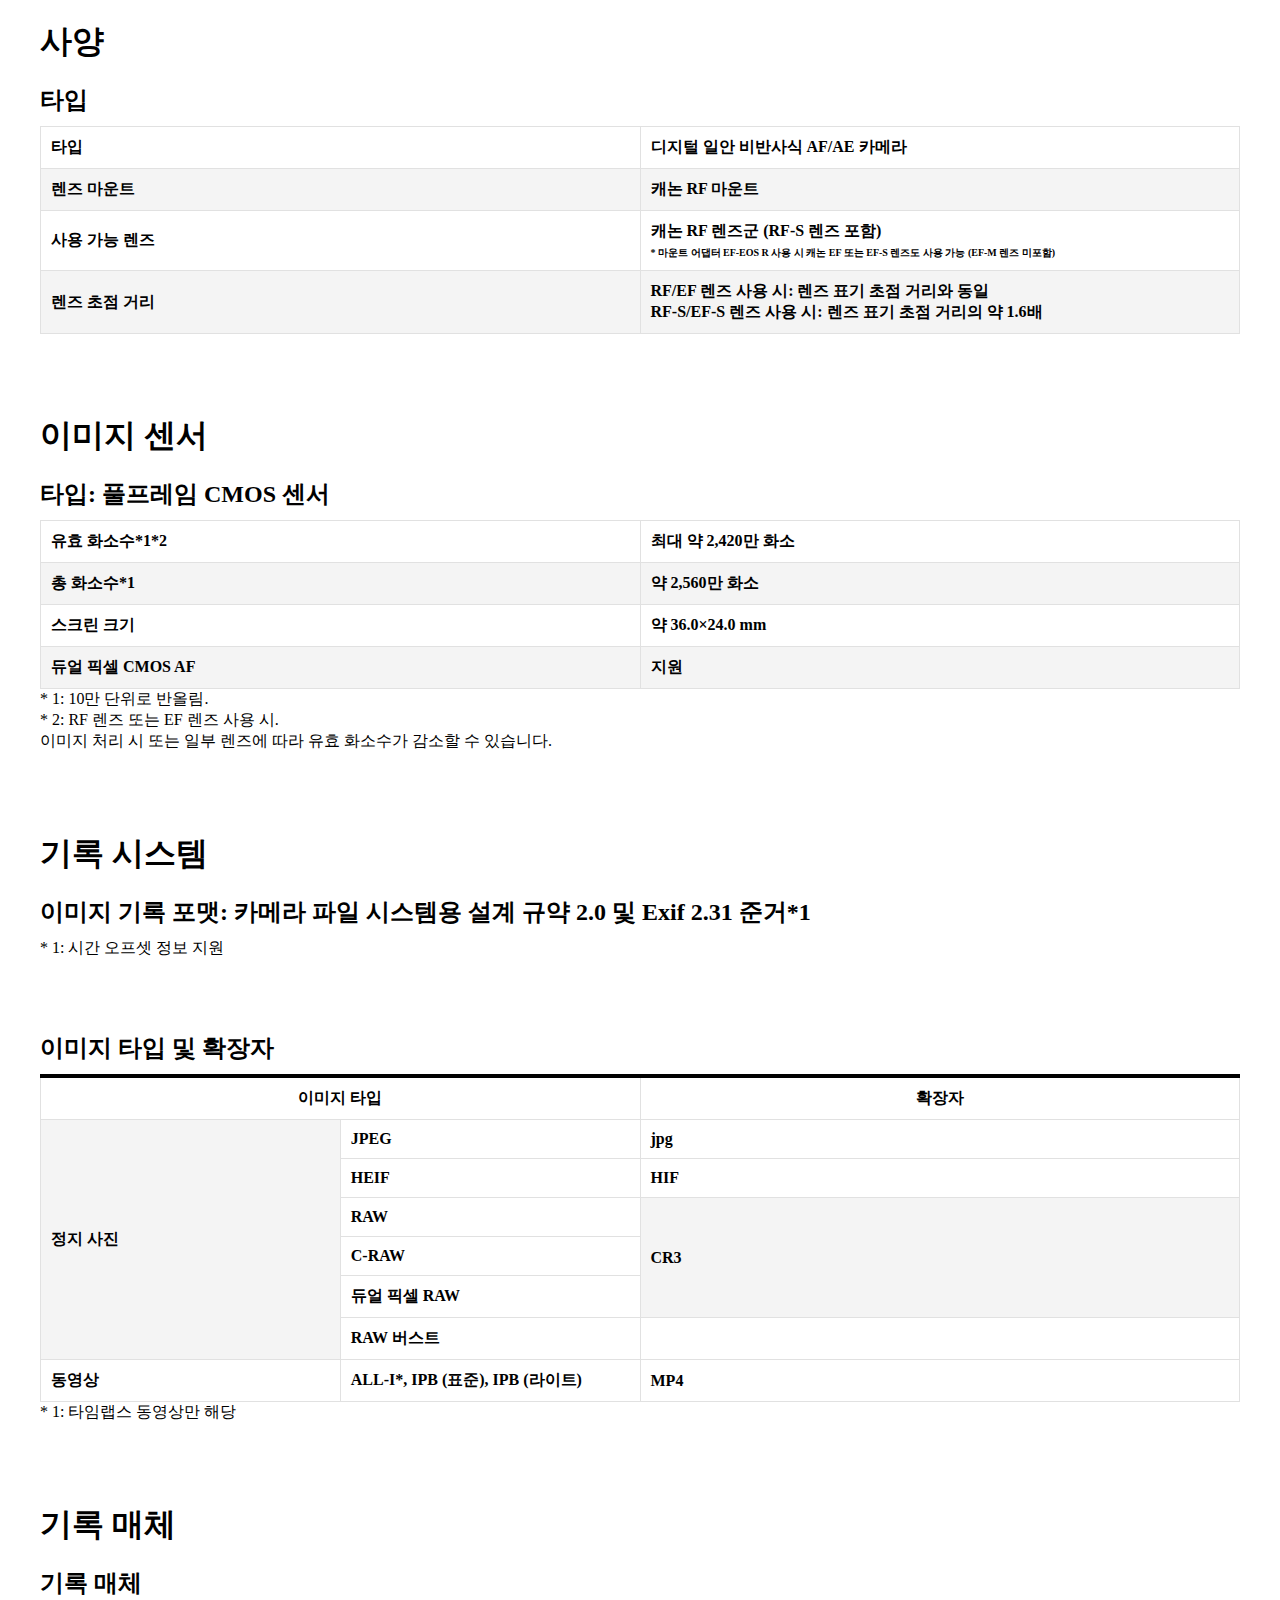
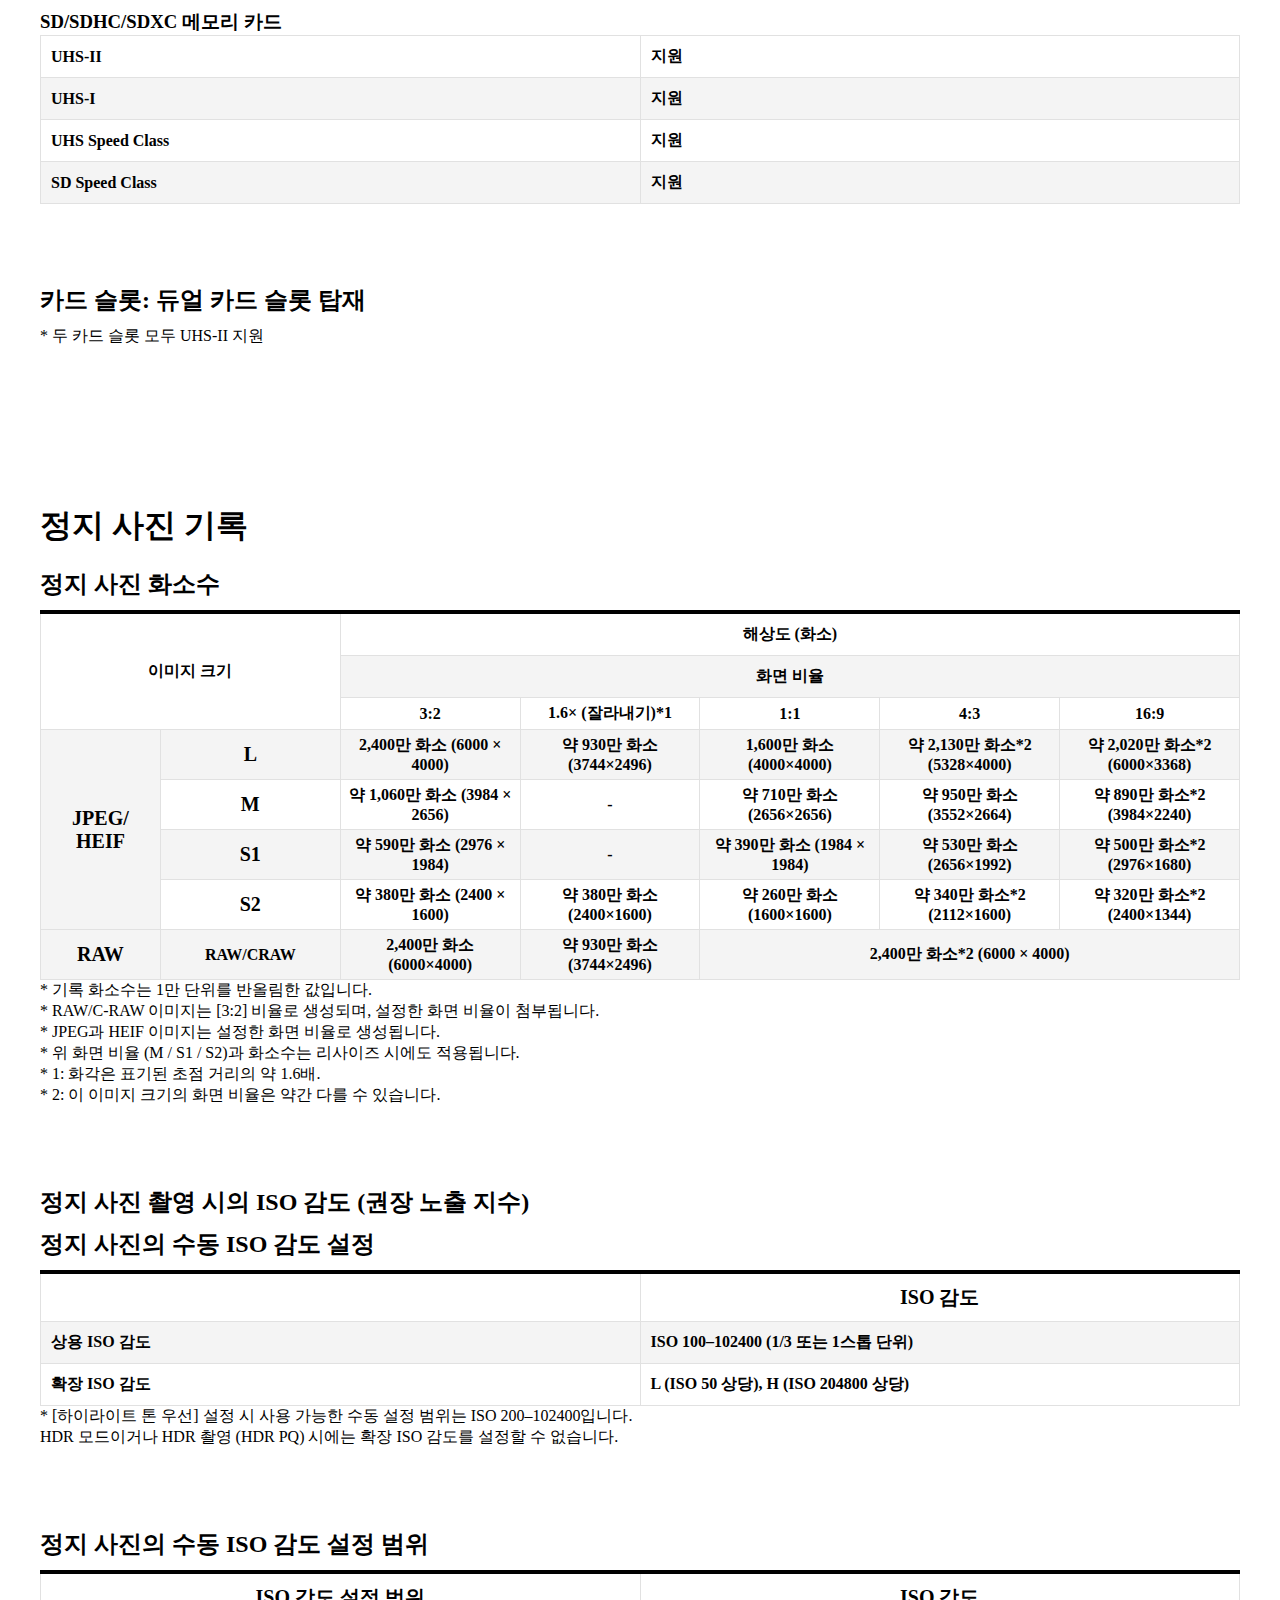
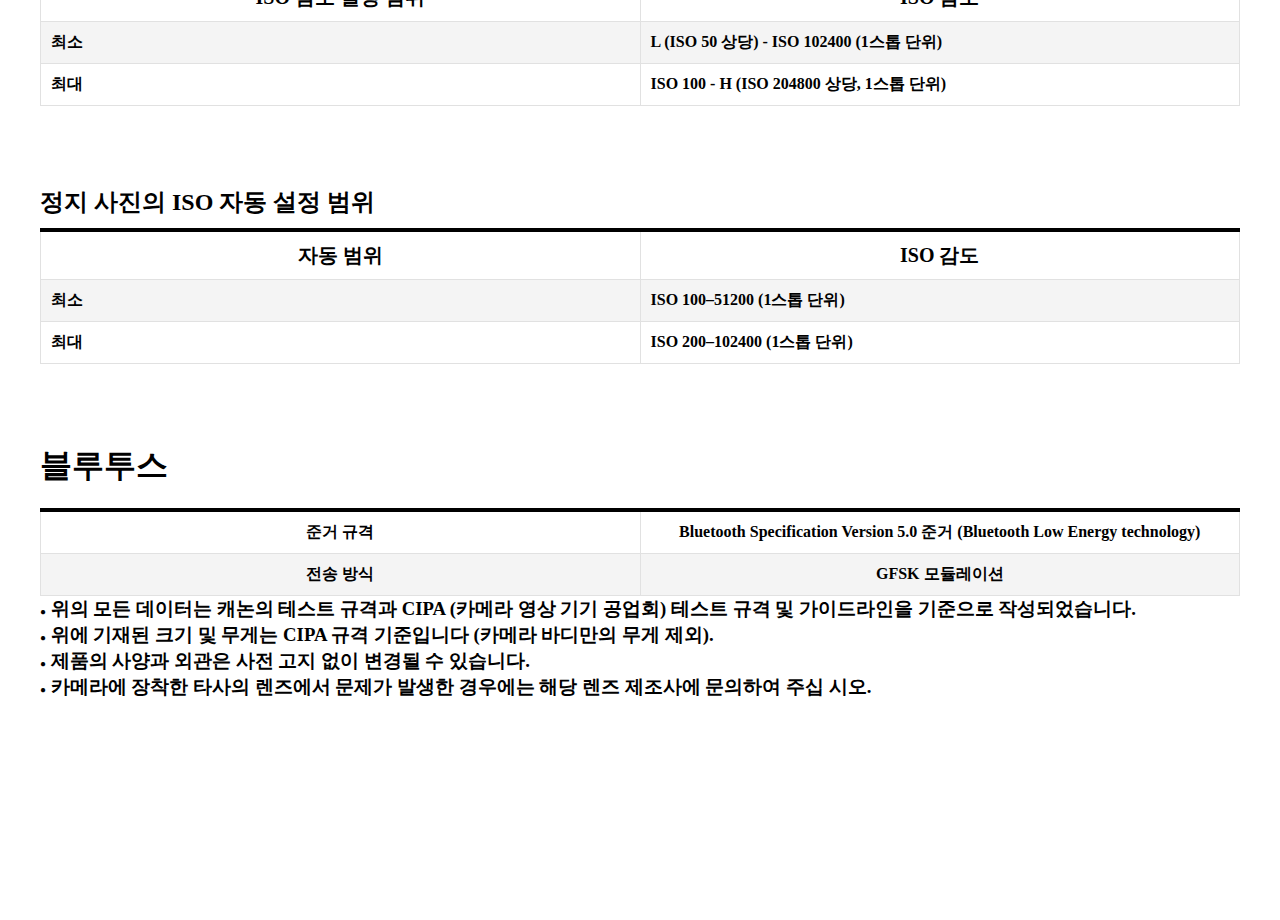
<file: 사양.html>
<!DOCTYPE html>
<html lang="en">

<head>
    <meta charset="UTF-8">
    <meta name="viewport" content="width=device-width, initial-scale=1.0">
    <title>Document</title>
    <style>
        * {
            margin: 0;
            padding: 0;
            box-sizing: border-box;
        }

        #sy {
            margin: 0 auto;
            width: 1200px;
            height: 4100px;
        }

        #sy h1 {
            margin: 20px 0 20px 0;
        }

        #sy h2 {
            margin-bottom: 10px;
        }

        table {
            width: 1200px;
            border-collapse: collapse;
            font-weight: bold;
        }

        td {
            border: 1px solid #e1e1e1;
            font-size: 16px;
        }

        th {
            border-top: 4px solid black;
            border: 1px solid #e1e1e1;
        }

        .textstop {
            width: 25%;
            height: 262px;
        }

        .textleft {
            text-align: left;
            width: 50%;
            padding: 10px;
        }

        .textleft2 {
            text-align: left;
            width: 25%;
            padding: 10px;
        }

        .textcenter7 {
            text-align: center;
            width: 50%;
            padding: 10px;
        }

        .textcenter {
            text-align: center;
            width: 50%;
            padding: 10px;
            border-top: 4px solid black;
        }

        .textcenter2 {
            text-align: center;
            padding: 10px;
            width: 25%;
            border-top: 4px solid black;
        }

        .textcenter3 {
            text-align: center;
            padding: 10px;
            font-size: 20px;
            border-top: 4px solid black;
        }

        .textcenter8 {
            text-align: center;
            padding: 10px;
            font-size: 20px;
        }

        .textcenter4 {
            text-align: center;
            padding: 5px;
            width: 15%;
        }
        
        .textcenter6 {
            text-align: center;
            padding: 10px;
            width: 100%;
        }

        .textcenter5 {
            text-align: center;
            padding: 10px;
            width: 100%;
            border-top: 4px solid black;
        }

        .ds {
            width: auto;
            height: 200px;
            margin-top: 80px;
        }

        .ds2 {
            width: auto;
            height: auto;
            margin-top: 80px;
        }

        span {
            font-size: 10px;
        }
    </style>
</head>

<body>
    <div id="sy">
        <h1>사양</h1>
        <h2>타입</h2>

        <table>
            <tr>
                <th class="textleft">타입</th>
                <th class="textleft">디지털 일안 비반사식 AF/AE 카메라</th>
            </tr>
            <tr style="background-color: #f4f4f4">
                <td class="textleft">렌즈 마운트</td>
                <td class="textleft">캐논 RF 마운트</td>
            </tr>
            <tr>
                <td class="textleft">사용 가능 렌즈</td>
                <td class="textleft">캐논 RF 렌즈군 (RF-S 렌즈 포함) <br>
                    <span style="font-size: 10px;"> * 마운트 어댑터 EF-EOS R 사용 시 캐논 EF 또는 EF-S 렌즈도 사용 가능 (EF-M 렌즈 미포함)</span>
                </td>
            </tr>
            <tr style="background-color: #f4f4f4">
                <td class="textleft">렌즈 초점 거리</td>
                <td class="textleft">RF/EF 렌즈 사용 시: 렌즈 표기 초점 거리와 동일 <br>
                    RF-S/EF-S 렌즈 사용 시: 렌즈 표기 초점 거리의 약 1.6배</td>
            </tr>
        </table>
        <div class="ds2">
            <h1>이미지 센서</h1>
            <h2>타입: 풀프레임 CMOS 센서</h2>
        </div>
        <table>
            <tr>
                <th class="textleft">유효 화소수*1*2</th>
                <th class="textleft">최대 약 2,420만 화소</th>
            </tr>
            <tr style="background-color: #f4f4f4">
                <td class="textleft">총 화소수*1</td>
                <td class="textleft">약 2,560만 화소</td>
            </tr>
            <tr>
                <td class="textleft">스크린 크기</td>
                <td class="textleft">약 36.0×24.0 mm</td>
            </tr>
            <tr style="background-color: #f4f4f4">
                <td class="textleft">듀얼 픽셀 CMOS AF</td>
                <td class="textleft">지원</td>
            </tr>
        </table>
        <p>* 1: 10만 단위로 반올림.</p>
        <p>* 2: RF 렌즈 또는 EF 렌즈 사용 시. <br>
            이미지 처리 시 또는 일부 렌즈에 따라 유효 화소수가 감소할 수 있습니다.
        </p>
        <div class="ds">
            <h1>기록 시스템</h1>
            <h2>이미지 기록 포맷: 카메라 파일 시스템용 설계 규약 2.0 및 Exif 2.31 준거*1</h2>
            <p>* 1: 시간 오프셋 정보 지원</p>
        </div>
        <h2>이미지 타입 및 확장자</h2>

        <table>
            <thead>
                <tr>
                    <th class="textcenter" colspan="2">이미지 타입</th>
                    <th class="textcenter">확장자</th>
                </tr>
            </thead>
            <tbody>
                <tr>
                    <td style="background-color: #f4f4f4" class="textleft2" rowspan="6">정지 사진</td>
                    <td class="textleft2">JPEG</td>
                    <td class="textleft2">jpg</td>
                </tr>
                <tr>
                    <td class="textleft2">HEIF</td>
                    <td class="textleft2">HIF</td>
                </tr>
                <tr>
                    <td class="textleft2">RAW</td>
                    <td class="textleft2" rowspan="3" style="background-color: #f4f4f4">CR3</td>
                </tr>
                <tr>
                    <td class="textleft2">C-RAW</td>

                </tr>
                <tr>
                    <td class="textleft2">듀얼 픽셀 RAW</td>

                </tr>
                <tr>
                    <td class="textleft2">RAW 버스트</td>
                    <td></td>
                </tr>
                <tr>
                    <td class="textleft2" rowspan="1">동영상</td>
                    <td class="textleft2">ALL-I*, IPB (표준), IPB (라이트)</td>
                    <td class="textleft2">MP4</td>
                </tr>
            </tbody>
        </table>
        <p>* 1: 타임랩스 동영상만 해당</p>

        <div class="ds2">
            <h1>기록 매체</h1>
            <h2>기록 매체</h2>
            <h3>SD/SDHC/SDXC 메모리 카드</h3>
        </div>

        <table>
            <tr>
                <th class="textleft">UHS-II</th>
                <th class="textleft">지원</th>
            </tr>
            <tr>
                <td style="background-color: #f4f4f4" class="textleft">UHS-I</td>
                <td style="background-color: #f4f4f4" class="textleft">지원</td>
            </tr>
            <tr>
                <td class="textleft">UHS Speed Class</td>
                <td class="textleft">지원</td>
            </tr>
            <tr>
                <td style="background-color: #f4f4f4" class="textleft">SD Speed Class</td>
                <td style="background-color: #f4f4f4" class="textleft">지원</td>
            </tr>
        </table>

        <div class="ds">
            <h2>카드 슬롯: 듀얼 카드 슬롯 탑재</h2>
            <p>* 두 카드 슬롯 모두 UHS-II 지원</p>
        </div>

        <h1>정지 사진 기록</h1>
        <h2>정지 사진 화소수</h2>

        <table>
            <thead>
                <tr>
                    <th class="textcenter2" rowspan="4" colspan="3">이미지 크기</th>
                    <td class="textcenter5" colspan="6">해상도 (화소)</td>
                </tr>
                <tr>
                    <td style="background-color: #f4f4f4" class="textcenter6" colspan="6">화면 비율</td>

                </tr>
                <tr>

                    <td class="textcenter4">3:2</td>
                    <td class="textcenter4">1.6× (잘라내기)*1</td>
                    <td class="textcenter4">1:1</td>
                    <td class="textcenter4">4:3</td>
                    <td class="textcenter4">16:9</td>

                </tr>
            </thead>
            <tbody>
                <tr>
                    <td style="background-color: #f4f4f4" class="textcenter8" rowspan="4" colspan="2">JPEG/
                        HEIF</td>
                    <td style="background-color: #f4f4f4" class="textcenter8">L</td>
                    <td style="background-color: #f4f4f4" class="textcenter4">2,400만 화소
                        (6000 × 4000)</td>
                    <td style="background-color: #f4f4f4" class="textcenter4">약 930만 화소
                        (3744×2496)</td>
                    <td style="background-color: #f4f4f4" class="textcenter4">1,600만 화소
                        (4000×4000)</td>
                    <td style="background-color: #f4f4f4" class="textcenter4">약 2,130만 화소*2
                        (5328×4000)</td>
                    <td style="background-color: #f4f4f4" class="textcenter4">약 2,020만 화소*2
                        (6000×3368)</td>
                </tr>
                <tr>

                    <td class="textcenter8">M</td>
                    <td class="textcenter4">약 1,060만 화소
                        (3984 × 2656)</td>
                    <td class="textcenter4">-</td>
                    <td class="textcenter4">약 710만 화소
                        (2656×2656)</td>
                    <td class="textcenter4">약 950만 화소
                        (3552×2664)</td>
                    <td class="textcenter4">약 890만 화소*2
                        (3984×2240)</td>
                </tr>
                <tr>

                    <td style="background-color: #f4f4f4" class="textcenter8">S1</td>
                    <td style="background-color: #f4f4f4" class="textcenter4">약 590만 화소
                        (2976 × 1984)</td>
                    <td style="background-color: #f4f4f4" class="textcenter4">-</td>
                    <td style="background-color: #f4f4f4" class="textcenter4">약 390만 화소
                        (1984 × 1984)</td>
                    <td style="background-color: #f4f4f4" class="textcenter4">약 530만 화소
                        (2656×1992)</td>
                    <td style="background-color: #f4f4f4" class="textcenter4">약 500만 화소*2
                        (2976×1680)</td>
                </tr>
                <tr>

                    <td class="textcenter8">S2</td>
                    <td class="textcenter4">약 380만 화소
                        (2400 × 1600)</td>
                    <td class="textcenter4">약 380만 화소
                        (2400×1600)</td>
                    <td class="textcenter4">약 260만 화소
                        (1600×1600)</td>
                    <td class="textcenter4">약 340만 화소*2
                        (2112×1600)</td>
                    <td class="textcenter4">약 320만 화소*2
                        (2400×1344)</td>
                </tr>
            </tbody>
            <tfoot>
                <tr>
                    <td style="background-color: #f4f4f4" class="textcenter8" colspan="2">RAW</td>
                    <td style="background-color: #f4f4f4" class="textcenter4">RAW/CRAW</td>
                    <td style="background-color: #f4f4f4" class="textcenter4">2,400만 화소
                        (6000×4000)</td>
                    <td style="background-color: #f4f4f4" class="textcenter4">약 930만 화소
                        (3744×2496)</td>
                    <td style="background-color: #f4f4f4" class="textcenter4" colspan="3">2,400만 화소*2
                        (6000 × 4000)</td>
                </tr>
            </tfoot>
        </table>
        <p>* 기록 화소수는 1만 단위를 반올림한 값입니다.</p>
        <p>* RAW/C-RAW 이미지는 [3:2] 비율로 생성되며, 설정한 화면 비율이 첨부됩니다.</p>
        <p>* JPEG과 HEIF 이미지는 설정한 화면 비율로 생성됩니다.</p>
        <p>* 위 화면 비율 (M / S1 / S2)과 화소수는 리사이즈 시에도 적용됩니다.</p>
        <p>* 1: 화각은 표기된 초점 거리의 약 1.6배.</p>
        <p>* 2: 이 이미지 크기의 화면 비율은 약간 다를 수 있습니다.</p>

        <div class="ds2">
            <h2>정지 사진 촬영 시의 ISO 감도 (권장 노출 지수)</h2>
            <h2>정지 사진의 수동 ISO 감도 설정</h2>
        </div>

        <table>
            <tr>
                <th class="textcenter3"></th>
                <th class="textcenter3">ISO 감도</th>
            </tr>
            <tr>
                <td style="background-color: #f4f4f4" class="textleft2">상용 ISO 감도</td>
                <td style="background-color: #f4f4f4" class="textleft2">ISO 100–102400 (1/3 또는 1스톱 단위)</td>
            </tr>
            <tr>
                <td class="textleft2">확장 ISO 감도</td>
                <td class="textleft2">L (ISO 50 상당), H (ISO 204800 상당)</td>
            </tr>
        </table>
        <p>* [하이라이트 톤 우선] 설정 시 사용 가능한 수동 설정 범위는 ISO 200–102400입니다.</p>
        <p> HDR 모드이거나 HDR 촬영 (HDR PQ) 시에는 확장 ISO 감도를 설정할 수 없습니다.</p>

        <div class="ds2">
            <h2>정지 사진의 수동 ISO 감도 설정 범위</h2>
        </div>
        <table>
            <tr>
                <th class="textcenter3">ISO 감도 설정 범위</th>
                <th class="textcenter3">ISO 감도</th>
            </tr>
            <tr>
                <td style="background-color: #f4f4f4" class="textleft2">최소</td>
                <td style="background-color: #f4f4f4" class="textleft2">L (ISO 50 상당) - ISO 102400 (1스톱 단위)</td>
            </tr>
            <tr>
                <td class="textleft2">최대</td>
                <td class="textleft2">ISO 100 - H (ISO 204800 상당, 1스톱 단위)</td>
            </tr>
        </table>

        <div class="ds2">
            <h2>정지 사진의 ISO 자동 설정 범위</h2>
        </div>
        <table>
            <tr>
                <th class="textcenter3">자동 범위</th>
                <th class="textcenter3">ISO 감도</th>
            </tr>
            <tr>
                <td style="background-color: #f4f4f4" class="textleft2">최소</td>
                <td style="background-color: #f4f4f4" class="textleft2">ISO 100–51200 (1스톱 단위)</td>
            </tr>
            <tr>
                <td class="textleft2">최대</td>
                <td class="textleft2">ISO 200–102400 (1스톱 단위)</td>
            </tr>
        </table>

        <div class="ds2">
            <h1>블루투스</h1>
        </div>

        <table>
            <tr>
                <th class="textcenter">준거 규격</th>
                <th class="textcenter">Bluetooth Specification Version 5.0 준거 (Bluetooth Low Energy technology)</th>
            </tr>
            <tr>
                <td style="background-color: #f4f4f4" class="textcenter7">전송 방식</td>
                <td style="background-color: #f4f4f4" class="textcenter7">GFSK 모듈레이션</td>
            </tr>
        </table>
        <h3><span>●</span> 위의 모든 데이터는 캐논의 테스트 규격과 CIPA (카메라 영상 기기 공업회) 테스트 규격 및 가이드라인을 기준으로 작성되었습니다.</h3>
        <h3><span>●</span> 위에 기재된 크기 및 무게는 CIPA 규격 기준입니다 (카메라 바디만의 무게 제외).</h3>
        <h3><span>●</span> 제품의 사양과 외관은 사전 고지 없이 변경될 수 있습니다.</h3>
        <h3><span>●</span> 카메라에 장착한 타사의 렌즈에서 문제가 발생한 경우에는 해당 렌즈 제조사에 문의하여 주십 시오.</h3>
    </div>
</body>

</html>
</file>
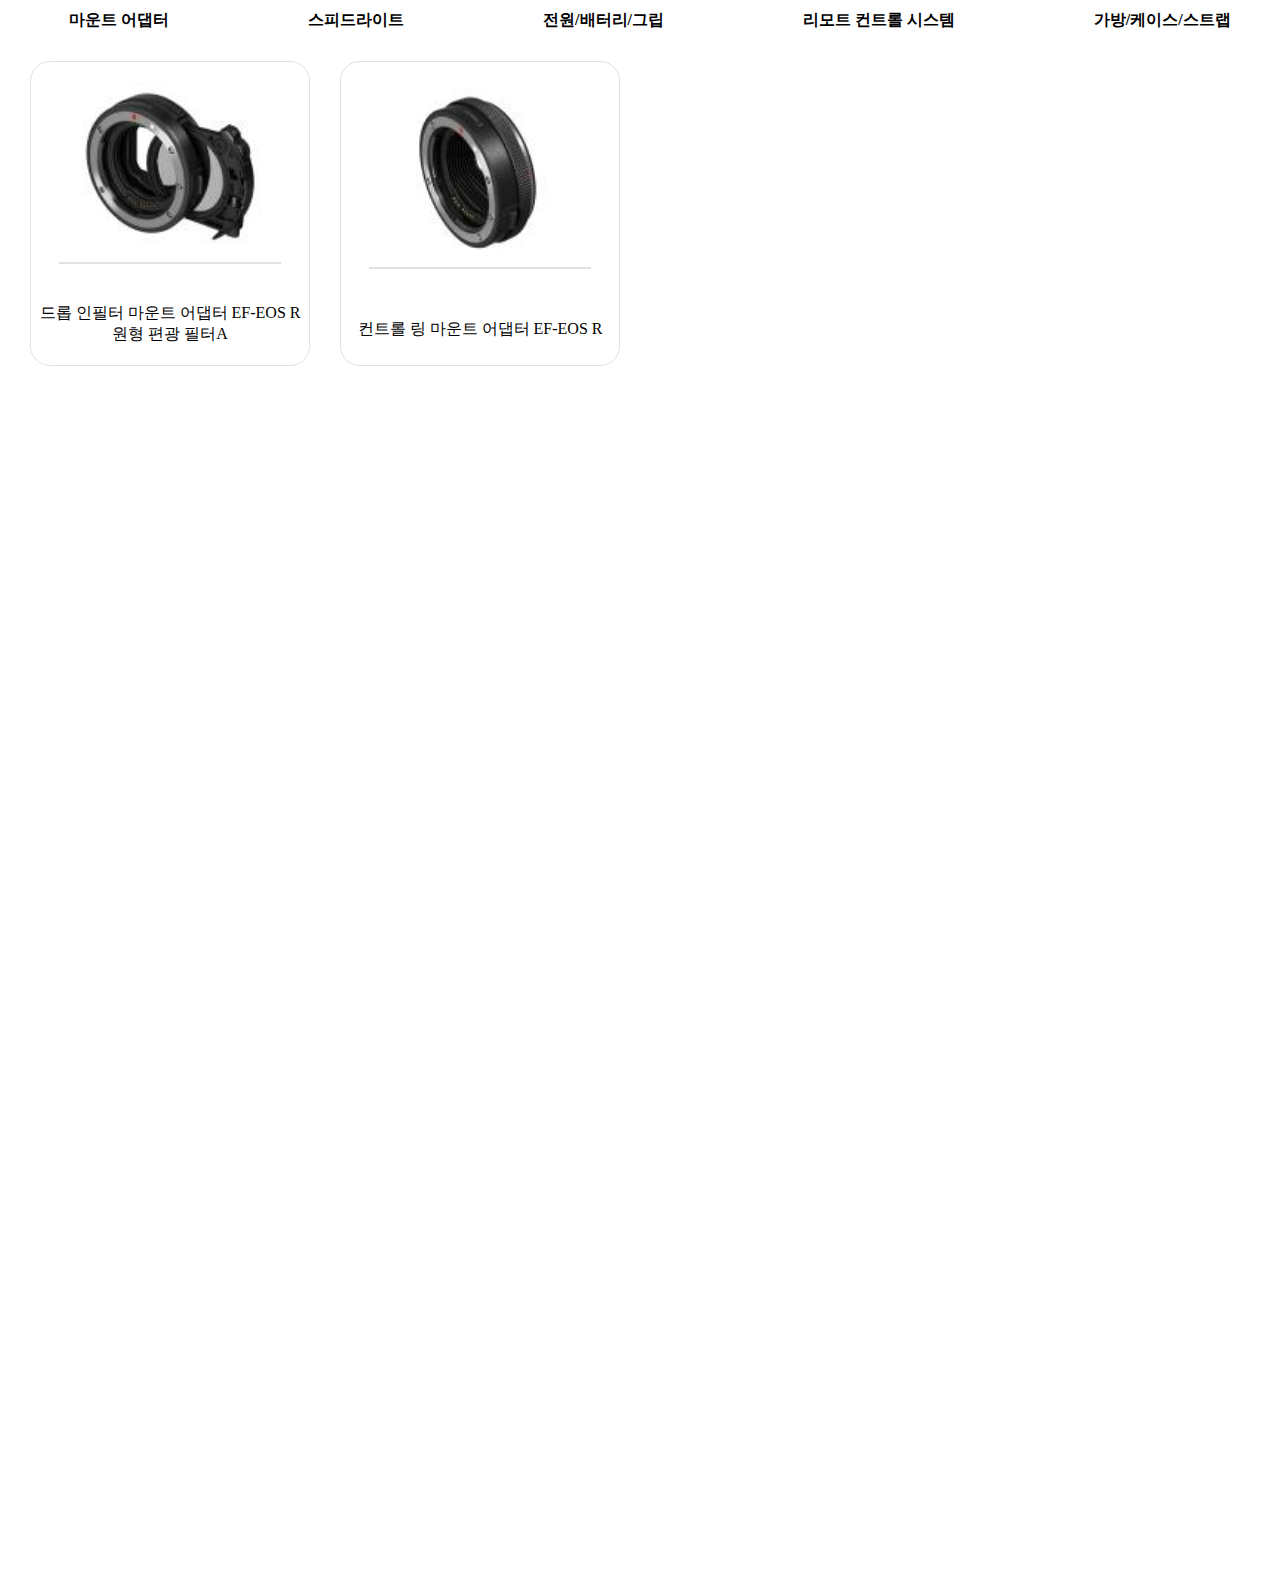
<file: 악세사리.html>
<!DOCTYPE html>
<html lang="en">

<head>
    <meta charset="UTF-8">
    <meta name="viewport" content="width=device-width, initial-scale=1.0">
    <title>Document</title>
    <style>
        *{margin: 0; padding: 0; box-sizing: border-box;}
        .tap3{width: 1300px; height: 410px; ; margin: 0 auto;}
        ul{display: flex; flex-flow: row wrap; justify-content: space-around; align-items: center;
        margin-bottom: 20px; }
        ul li{list-style: none; padding: 10px 18px;}
        a{text-decoration: none; color: black; font-weight: bold;}
        a:hover{color: red; text-decoration: underline;}

        .acbox1{width: 280px; height: 305px; box-sizing: border-box; border: 1px solid #e1e1e1;
        border-radius: 20px; text-align: center; display: flex; flex-direction: column; 
        flex-flow:row wrap; justify-content: center; align-items:center; margin-left: 30px; }
        
        .acbox2{width: 280px; height: 305px; box-sizing: border-box; border: 1px solid #e1e1e1;
        border-radius: 20px; text-align: center; display: flex; flex-direction: column; 
        flex-flow:row wrap; justify-content: center; align-items:center; margin-left: 30px; }

        .acbox2 img{width: 90%; height: 60%; border-bottom: 2px solid #e1e1e1; padding-bottom: 10px;}
        .acbox1 img{width: 80%; height: 60%; border-bottom: 2px solid #e1e1e1; padding-bottom: 10px;}
        /* 마운트 악세사리 */
        .v2{display: flex; flex-flow: row wrap; justify-content: flex-start; }

        /* 스피드라이트 */
        .v3{width: 100%; display: flex; flex-flow: row wrap; justify-content: center; opacity: 0;}
        /* 전원/배터리/그립 */
        .v4{width: 100%; display: flex; flex-flow: row wrap; justify-content: center; opacity: 0;}
        /* 리모콘 컨트롤 */
        .v5{width: 100%; display: flex; flex-flow: row wrap; justify-content: center; opacity: 0;}
        /* 기능확장 */
        .v6{width: 100%; display: flex; flex-flow: row wrap; justify-content: center; opacity: 0;}
    </style>

    <script src="https://ajax.googleapis.com/ajax/libs/jquery/3.7.1/jquery.min.js"></script>

    <script>
        $(document).ready(function(){
            $("a:nth-of-type(1)").click(function(){
                $(".v2").fadeIn();
                $(".v3").hide();
                $(".v4").hide();
                $(".v5").hide();
            });
            $("a:nth-of-type(2)").click(function(){
                $(".v3").fadeIn();
                $(".v3").css({"display": "flex", "opacity": 0}).animate({"opacity": 1}, 400);
                $(".v2").hide();
                $(".v4").hide();
                $(".v5").hide();
                $(".v6").hide();
            });
            $("a:nth-of-type(3)").click(function(){
                $(".v4").fadeIn();
                $(".v4").css({"display": "flex", "opacity": 0}).animate({"opacity": 1}, 400);
                $(".v2").hide();
                $(".v3").hide();
                $(".v5").hide();
                $(".v6").hide();
            });
            $("a:nth-of-type(4)").click(function(){
                $(".v5").fadeIn();
                $(".v5").css({"display": "flex", "opacity": 0}).animate({"opacity": 1}, 400);
                $(".v2").hide();
                $(".v3").hide();
                $(".v4").hide();
                $(".v6").hide();
            });
            $("a:nth-of-type(5)").click(function(){
                $(".v6").fadeIn();
                $(".v6").css({"display": "flex", "opacity": 0}).animate({"opacity": 1}, 400);
                $(".v2").hide();
                $(".v3").hide();
                $(".v4").hide();
                $(".v5").hide();
            });
        });
    </script>
</head>

<body>
    <div class="tap3">
        <div>
            <ul>
                <a href="#"><li>마운트 어댑터</li></a>
                <a href="#"><li>스피드라이트</li></a>
                <a href="#"><li>전원/배터리/그립</li></a>
                <a href="#"><li>리모트 컨트롤 시스템</li></a>
                <a href="#"><li>가방/케이스/스트랩</li></a>
            </ul>
        </div>

        <div class="v2">
            <div class="acbox1">
            <img src="subimg/마운트악세사리1.jpg" alt="mount1">
            <p>드롭 인필터 마운트 어댑터 EF-EOS R 원형 편광 필터A</p>
            </div>
            <div class="acbox1">
            <img src="subimg/마운트악세사리2.jpg" alt="mount2">
            <p>컨트롤 링 마운트 어댑터 EF-EOS R</p>
            </div>
        </div>

        <div class="v3">
            <div class="acbox1">
                <img src="subimg/스피드라이트1.jpg" alt="speed1">
            <p>MR-14EX ll</p>
            </div>

            <div class="acbox1">
                <img src="subimg/스피드라이트2.jpg" alt="speed2">
            <p>MT-26EX-RT</p>
            </div>

            <div class="acbox1">
                <img src="subimg/스피드라이트3.jpg" alt="speed3">
            <p>OC-E4A</p>
            </div>

            <div class="acbox1">
                <img src="subimg/스피드라이트4.jpg" alt="speed4">
            <p>SPEEDLITE EL-1</p>
            </div>
            
        </div>

        <div class="v4">
            <div class="acbox1">
            <img src="subimg/전원베터리그립1.jpg" alt="grip1">
            <p>AC-E6N</p>
            </div>
            
            <div class="acbox2">
                <img src="subimg/전원베터리그립2.jpg" alt="grip2">
                <p>BG-R20</p>
            </div>

            <div class="acbox1">
                <img src="subimg/전원베터리그립3.jpg" alt="grip3">
                <p>BG-R20EP</p>
            </div>

            <div class="acbox2">
                <img src="subimg/전원베터리그립4.jpg" alt="grip4">
                <p>DR-E6</p>
            </div>
        </div>

        <div class="v5">
            <div class="acbox2">
                <img src="subimg/리모트컨트롤1.jpg" alt="con1">
                <p>BR-E1</p>
            </div>

            <div class="acbox2">
                <img src="subimg/리모트컨트롤2.jpg" alt="con2">
                <p>RA-E3</p>
            </div>

            <div class="acbox1">
                <img src="subimg/리모트컨트롤3.jpg" alt="con3">
                <p>RS-60E3</p>
            </div>

            <div class="acbox1">
                <img src="subimg/리모트컨트롤4.jpg" alt="con4">
                <p>TC-80N3</p>

            </div>

        </div>

        <div class="v6">
            <div class="acbox2">
                <img src="subimg/기능확장시스템1.jpg" alt="sys1">
                <p>DE-E1</p>
            </div>

            <div class="acbox1">
                <img src="subimg/기능확장시스템2.jpg" alt="sys2">
                <p>DE-E100</p>
            </div>

            <div class="acbox1">
                <img src="subimg/기능확장시스템3.jpg" alt="sys3">
                <p>DM-E1D</p>
            </div>

            <div class="acbox1">
                <img src="subimg/기능확장시스템4.jpg" alt="sys4">
                <p>GPS RECEIVER GP-E2</p>
            </div>
        </div>

    </div>
</body>

</html>
</file>
<file: css/common.css>
*{margin: 0; padding: 0;} 

h1{font-family: 'Ramaraja', sans-serif ;}
.camera h3{font-family: 'Ramaraja',sans-serif;}


/* 헤더 로고 nav */
header{ margin: 0 auto; width:1280px ; height: 100px; }
#logo{margin: 0px 20px 0 0; float: left;}
#logo img{width: 280px;}
#logo:hover{cursor: pointer;}
nav{float: right; font-size: 15pt; padding-left: 40px; padding-top: 35px;}
nav ul{text-decoration: none; margin-top:0px; margin-left: 15px;}
nav ul li{float: left; list-style: none; margin: 15px 15px 0 10px;}
nav ul li a{text-decoration: none; margin: 25px 20px 0px 0px; font-weight: bold;
color: black;}

/* footer */
footer{margin: 0 auto; width: 100%; height: 328px; background-color: black; clear: both;}
footer .box{width: 1280px; height: 328px; background-color: black; margin: 0 auto;}

footer ul li{float: left; list-style: none; margin: 45px 20px 10px 10px; color: white;}
footer ul li a{text-decoration: none; color: white; }
footer span{float: left; margin-right: 95px; font-size: 15pt; margin-bottom: 40px; }
</file>
<file: css/style.css>
nav a:hover{color: red; border-bottom: 3px red solid;}

/* 슬라이더 메인화면 */
#slider{margin: 0 auto; width: 100%; height: 500px; position: relative; background-image: url(../img/mainwomen.jpg); }
#slider img{width: 100%; display: block;}

#slider h1{position: absolute; top: 60px; left: 320px; font-size: 60pt;} 
#slider h3{position: absolute; top: 170px; left: 320px; font-size: 20pt; }
#slider h5{position: absolute; top: 210px; left: 320px; font-size: 20pt;}
#slider h4{position: absolute; top: 300px; left: 320px; font-size: 20pt; background-color: red;
color: white; padding: 10px 30px 10px 30px; border-radius: 30px;}
#slider h4:hover{scale: 1.2; background-color: #e9e9e9; color: #333; border: solid 1px;}
#slider a{text-decoration: none; color: #333;}
.sliderbox {width: 1200px;}
/* 상단 보조 화면 2개 */
#little{margin: 0 auto; width: 1280px; height: 427px; margin-top: 100px;}
#little img{float: left;}

/* 베스트 제품 4장 */
#best{margin: 0 auto; width:1280px ; height: 500px; }
#best div { margin: 0 auto; width: 310px; height: 442px; float: left;
    margin: 100px 0px 100px 5px; border-radius: 10px; border: 1px solid #333;
box-shadow: 1px 1px 1px  #333;}
#best img {width: 250px; height: 150px;margin: 40px 0 10px 25px;}
#best h3{float: right; margin: 15px 10px 0px 0px; font-size: 25px; color: red;}
#best p{margin: 10px 0 0 10px; font-weight: bold; font-size: 30px; color: grey}
#best span{font-size: 40px;}
#best h4{margin: 15px;}
#best a{text-decoration: none; color: black;}



/* 메인2 사진 */
#slider2{margin: 0 auto; width: 100%; }
#slider2 img{width: 100%;}
/* 카메라 제품 가격 9장*/
 section{margin: 0 auto; width: 1280px; height: 1032px; }
 
 section div{width: 400px; height: 300px; float: left;}
 section div a{color: black;}
 section div:nth-child(1){margin: 100px 0 0 10px; }
 section div:nth-child(2){margin: 100px 0 0  20px;}
 section div:nth-child(3){margin: 100px 0 0 20px;}
 section div:nth-child(4){margin: 10px 0 0 10px;}
 section div:nth-child(5){margin: 10px 0 0 20px;}
 section div:nth-child(6){margin: 10px 0 0 20px;}
 section div:nth-child(7){margin: 10px 0 0 10px;}
 section div:nth-child(8){margin: 10px 0 0 20px;}
 section div:nth-child(9){margin: 10px 0 0 20px;}
 
 

 section img{width: 220px; height: 140px; float: left; margin:10px 15px 0 0;}
 .camera h3{padding: 0px 10px 10px 30px; font-size: 36px;}
 .camera p{float:left; margin-top: 32px; font-size: 20px;}
 .camera2 img{margin:70px 15px 0px 0;}
 .camera2 p{float: left; margin-top: 100px; font-size: 20px;}
 .camera3 img{float: left;}
 .camera3 p{float: left; margin-top: 40px; font-size: 20px;}
 section span{font-weight: bold;}
 


/* 하단 보조 화면 2개 */
#loww{margin: 0 auto; width: 100%; height: 337px; }
#loww img{width: 50%; height: 337px; float: left; margin-top: 20px;}
</file>
<file: common.css>
*{margin: 0; padding: 0;} 

h1{font-family: 'Ramaraja', sans-serif ;}
.camera h3{font-family: 'Ramaraja',sans-serif;}


/* 헤더 로고 nav */
header{ margin: 0 auto; width:1280px ; height: 100px; }
#logo{margin: 0px 20px 0 0; float: left;}
#logo img{width: 280px;}
nav{float: right; font-size: 15pt; padding-left: 40px; padding-top: 35px;}
nav ul{text-decoration: none; margin-top:0px; margin-left: 15px;}
nav ul li{float: left; list-style: none; margin: 15px 15px 0 10px;}
nav ul li a{text-decoration: none; margin: 25px 20px 0px 0px; font-weight: bold;
color: black;}

/* footer */
footer{margin: 0 auto; width: 100%; height: 328px; background-color: black;}
footer .box{width: 1280px; height: 328px; background-color: black; margin: 0 auto;}

footer ul li{float: left; list-style: none; margin: 45px 20px 10px 10px; color: white;}
footer ul li a{text-decoration: none; color: white; }
footer span{float: left; margin-right: 95px; font-size: 15pt; margin-bottom: 40px; }
</file>
<file: style.css>
/* 슬라이더 메인화면 */
#slider{margin: 0 auto; width: 100%; position: relative;  }
#slider img{width: 100%; display: block;}

#slider h1{ top: 60px; left: 320px; font-size: 60pt; position: absolute;}
#slider h3{position: absolute; top: 170px; left: 320px; font-size: 20pt; }
#slider h5{position: absolute; top: 210px; left: 320px; font-size: 20pt;}
#slider h4{position: absolute; top: 300px; left: 320px; font-size: 20pt; background-color: red;
color: white; padding: 10px 30px 10px 30px; border-radius: 30px;}
#slider a{text-decoration: none; color: #333;}

/* 상단 보조 화면 2개 */
#little{margin: 0 auto; width: 1280px; height: 427px; margin-top: 100px;}
#little img{float: left;}

/* 베스트 제품 4장 */
#best{margin: 0 auto; width:1280px ; height: 500px; }
#best div { margin: 0 auto; width: 310px; height: 442px; float: left;
    margin: 100px 0px 100px 5px; border-radius: 10px; border: 1px solid #333;
box-shadow: 1px 1px 1px  #333;}
#best img {width: 250px; height: 150px;margin: 40px 0 10px 25px;}
#best h3{float: right; margin: 15px 10px 0px 0px; font-size: 25px; color: red;}
#best p{margin: 10px 0 0 10px; font-weight: bold; font-size: 30px; color: grey}
#best span{font-size: 40px;}
#best h4{margin: 15px;}
#best a{text-decoration: none; color: black;}



/* 메인2 사진 */
#slider2{margin: 0 auto; width: 100%; }
#slider2 img{width: 100%;}
/* 카메라 제품 가격 9장*/
 section{margin: 0 auto; width: 1280px; height: 1032px; }
 
 section div{width: 400px; height: 300px; float: left;}
 section div a{color: black;}
 section div:nth-child(1){margin: 100px 0 0 10px; }
 section div:nth-child(2){margin: 100px 0 0  20px;}
 section div:nth-child(3){margin: 100px 0 0 20px;}
 section div:nth-child(4){margin: 10px 0 0 10px;}
 section div:nth-child(5){margin: 10px 0 0 20px;}
 section div:nth-child(6){margin: 10px 0 0 20px;}
 section div:nth-child(7){margin: 10px 0 0 10px;}
 section div:nth-child(8){margin: 10px 0 0 20px;}
 section div:nth-child(9){margin: 10px 0 0 20px;}
 
 

 section img{width: 220px; height: 140px; float: left; margin:10px 15px 0 0;}
 .camera h3{padding: 0px 10px 10px 30px; font-size: 36px;}
 .camera p{float:left; margin-top: 32px; font-size: 20px;}
 .camera2 img{margin:70px 15px 0px 0;}
 .camera2 p{float: left; margin-top: 100px; font-size: 20px;}
 .camera3 img{float: left;}
 .camera3 p{float: left; margin-top: 40px; font-size: 20px;}
 section span{font-weight: bold;}
 


/* 하단 보조 화면 2개 */
#loww{margin: 0 auto; width: 1905px; height: 337px; }
#loww img{width: 950px; height: 337px; float: left; margin-top: 20px;}
</file>
